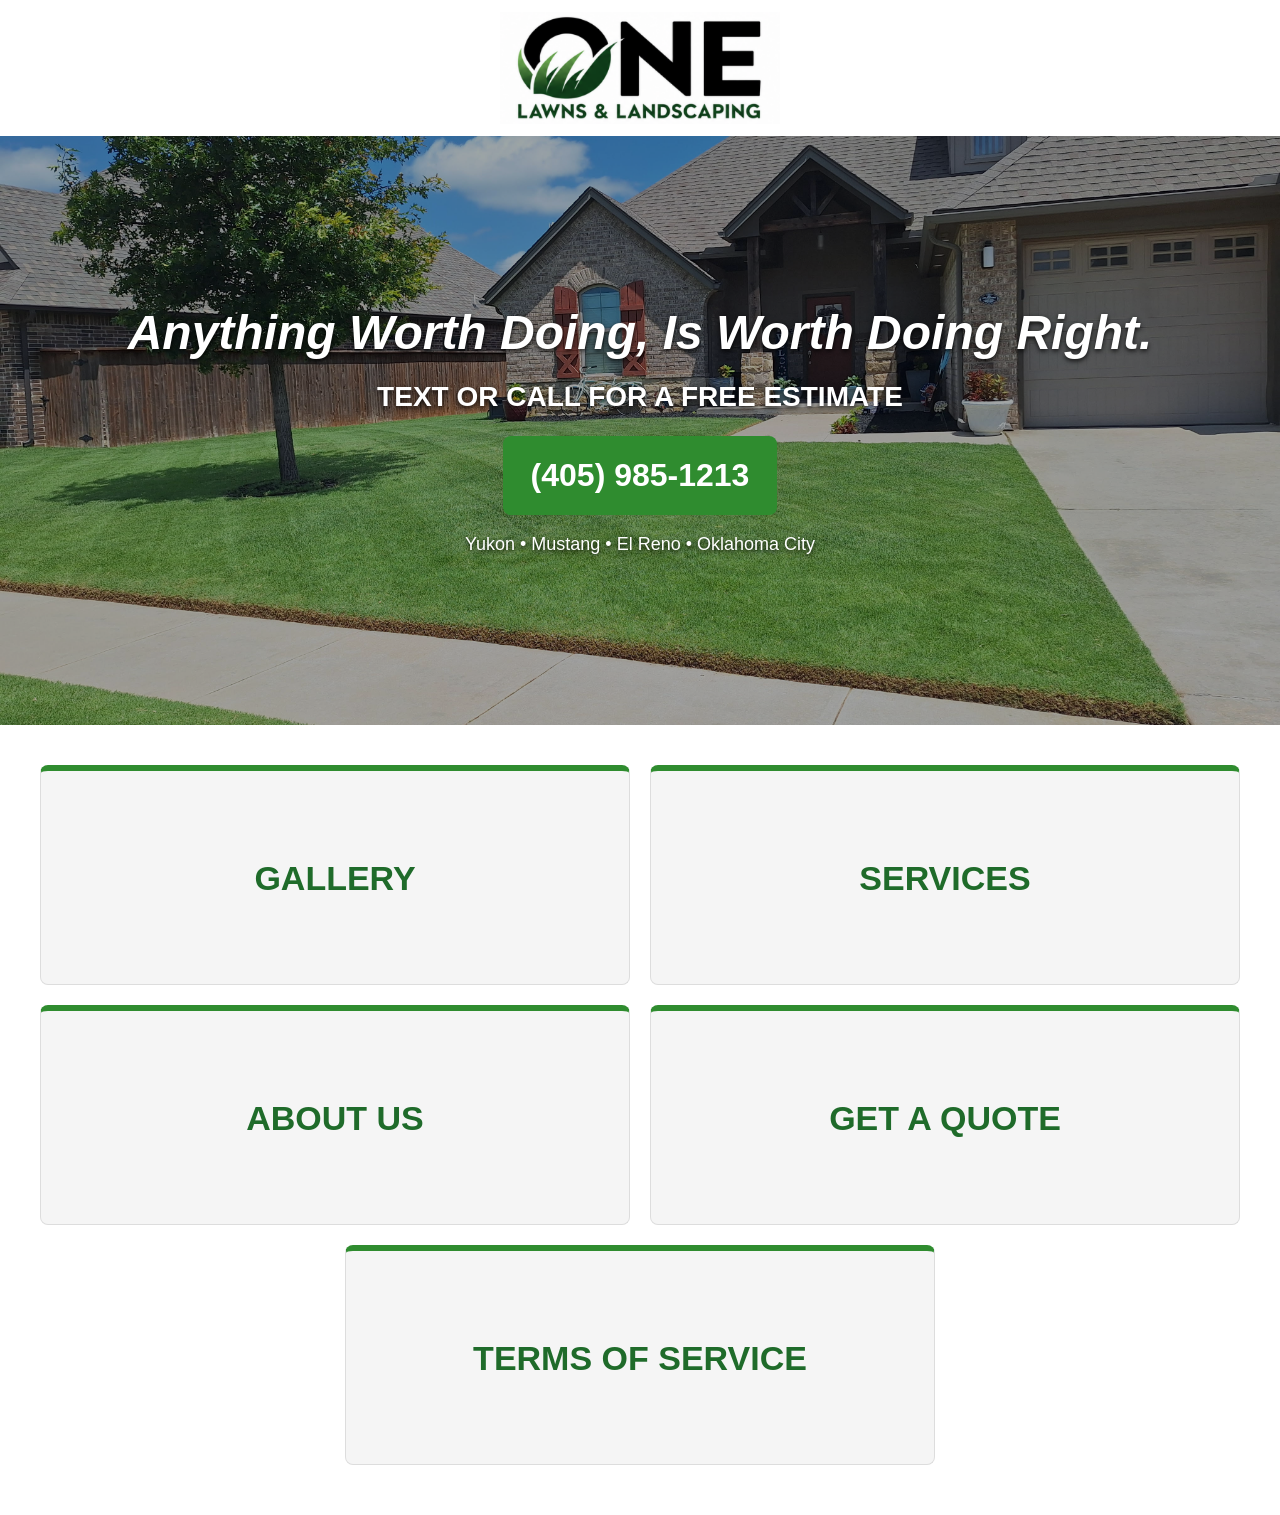
<file: index.html>
<!DOCTYPE html>
<html lang="en">
<head>
    <meta charset="UTF-8">
    <meta name="viewport" content="width=device-width, initial-scale=1.0">
    <title>ONE Lawns & Landscaping</title>
    <meta name="description" content="Professional lawn care and landscaping in Yukon, Mustang, El Reno, and Oklahoma City, Oklahoma.">
    <meta name="theme-color" content="#2f8c2f">

    <link rel="stylesheet" href="style.css?v=3">
</head>
<body>

<header class="site-header">
    <a href="index.html" class="header-logo-link">
        <img src="logo.png" alt="ONE Lawns & Landscaping" class="logo">
    </a>
</header>

<section class="hero">
    <img
        src="hero.jpg"
        alt="Residential lawn maintained by ONE Lawns & Landscaping"
        class="hero-image"
    >

    <div class="hero-shade"></div>

    <div class="hero-overlay">
        <h1>Anything Worth Doing, Is Worth Doing Right.</h1>
        <h2>TEXT OR CALL FOR A FREE ESTIMATE</h2>
        <a href="tel:+14059851213" class="phone">(405) 985-1213</a>
        <p class="service-area">Yukon • Mustang • El Reno • Oklahoma City</p>
    </div>
</section>

<main>
    <section class="navigation-section">
        <div class="navigation-cards">

            <a href="gallery.html" class="navigation-card">
                <span class="card-title">GALLERY</span>
            </a>

            <a href="services.html" class="navigation-card">
                <span class="card-title">SERVICES</span>
            </a>

            <a href="about.html" class="navigation-card">
                <span class="card-title">ABOUT US</span>
            </a>

            <a href="quote.html" class="navigation-card">
                <span class="card-title">GET A QUOTE</span>
            </a>

            <a href="terms.html" class="navigation-card terms-card">
                <span class="card-title">TERMS OF SERVICE</span>
            </a>

        </div>
    </section>
</main>

</body>
</html>
</file>
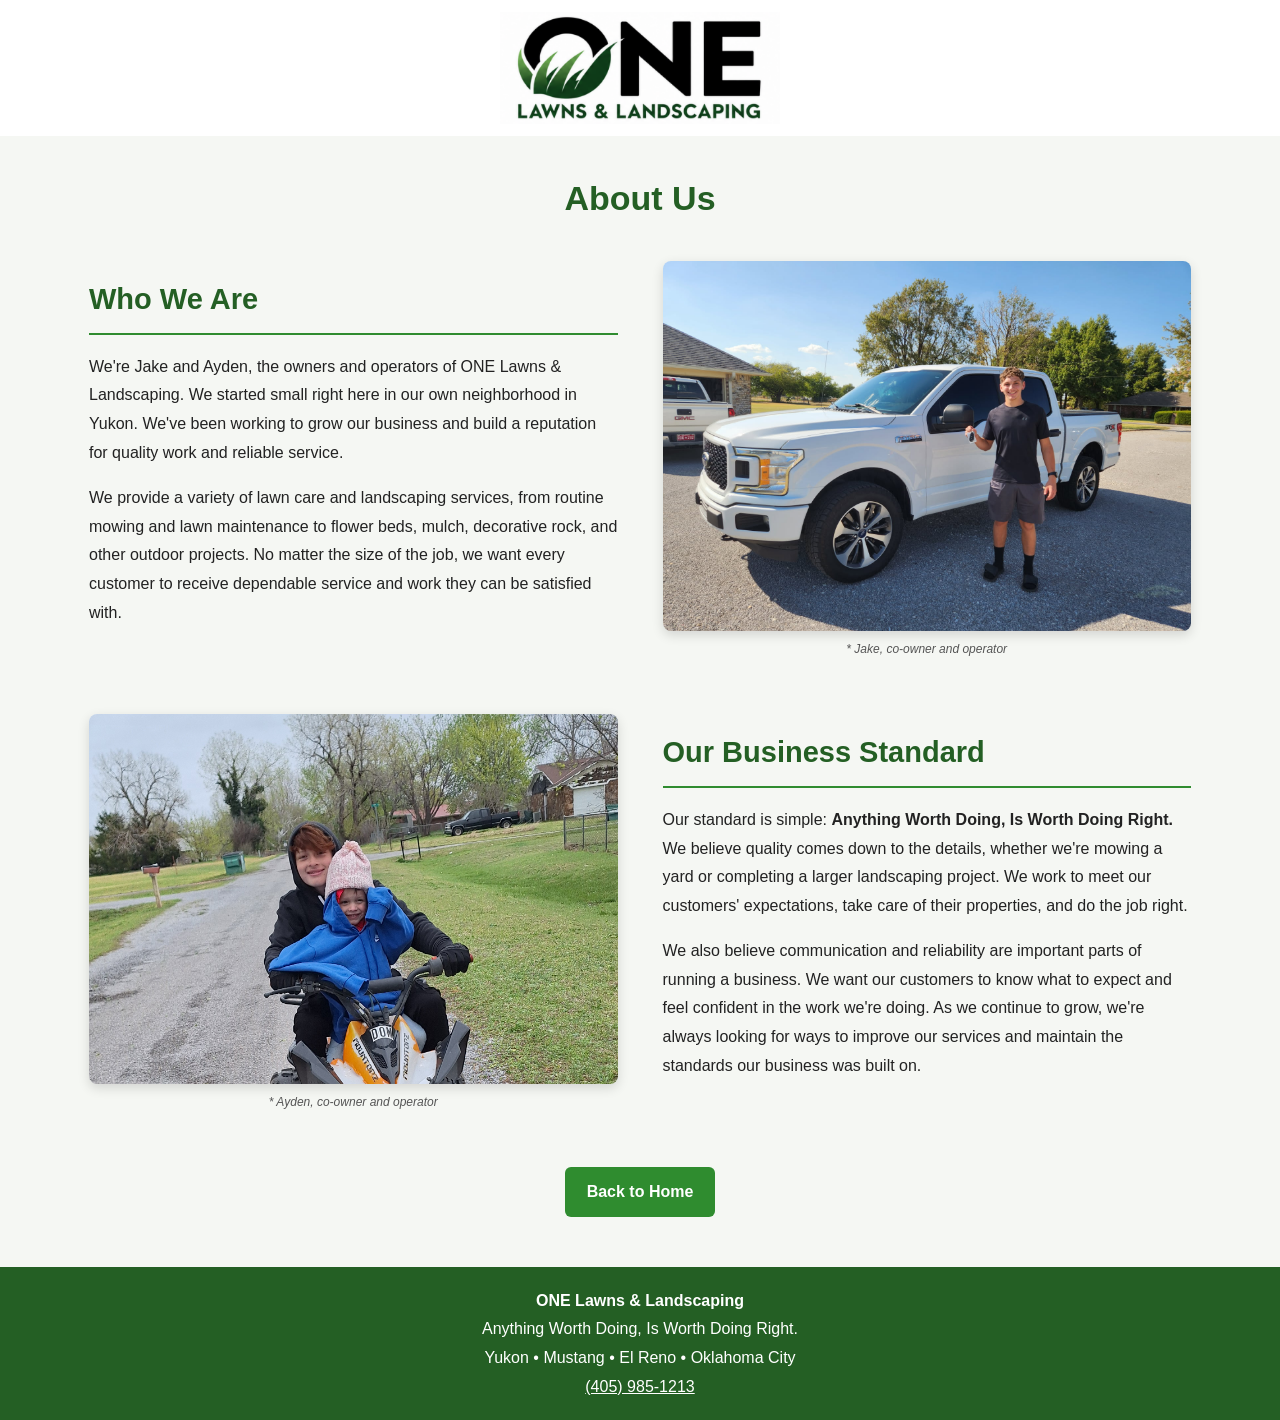
<file: about.html>
<!DOCTYPE html>
<html lang="en">
<head>
    <meta charset="UTF-8">
    <meta name="viewport" content="width=device-width, initial-scale=1.0">

    <title>About Us | ONE Lawns &amp; Landscaping</title>

    <link rel="stylesheet" href="style.css?v=3">

    <style>
        * {
            box-sizing: border-box;
        }

        html {
            min-height: 100%;
            background: #245f24;
        }

        body {
            min-height: 100vh;
            min-height: 100dvh;
            margin: 0;
            display: flex;
            flex-direction: column;
            font-family: Arial, Helvetica, sans-serif;
            color: #222;
            background: #f5f7f3;
        }

        main {
            width: 100%;
            max-width: 1150px;
            margin: 0 auto;
            padding: 35px 24px 50px;
            flex: 1 0 auto;
        }

        .about-title {
            color: #245f24;
            text-align: center;
            font-size: 34px;
            margin: 0 0 35px;
        }

        .about-section {
            display: grid;
            grid-template-columns: 1fr 1fr;
            align-items: center;
            gap: 45px;
            margin-bottom: 55px;
        }

        .about-section:last-child {
            margin-bottom: 0;
        }

        .about-text h2 {
            color: #245f24;
            font-size: 29px;
            margin: 0 0 18px;
            padding-bottom: 10px;
            border-bottom: 2px solid #2f8c2f;
        }

        .about-text p {
            font-size: 16px;
            line-height: 1.8;
            margin: 0 0 16px;
        }

        .about-photo {
            width: 100%;
            margin: 0;
            text-align: center;
        }

        .about-photo img {
            display: block;
            width: 100%;
            height: 370px;
            object-fit: cover;
            object-position: center center;
            border-radius: 8px;
            box-shadow: 0 4px 12px rgba(0, 0, 0, 0.14);
        }

        /* Adjust Ayden's photo independently */
        .about-photo img.ayden-photo {
            object-position: center 20% !important;
        }

        .photo-caption {
            margin: 9px 0 0;
            color: #555;
            font-size: 12px;
            font-style: italic;
        }

        .page-back {
            display: block;
            width: fit-content;
            margin: 40px auto 0;
            padding: 12px 22px;
            border-radius: 6px;
            background: #2f8c2f;
            color: #fff;
            font-weight: bold;
            text-decoration: none;
            text-align: center;
        }

        .page-back:hover {
            background: #1f6b2a;
        }

        footer {
            flex-shrink: 0;
            width: 100%;
            margin-top: auto;
            padding: 18px 15px;
            background: #245f24;
            color: #fff;
            text-align: center;
            line-height: 1.6;
        }

        footer p {
            margin: 3px 0;
        }

        footer a,
        footer a:visited {
            color: #fff;
            text-decoration: underline;
        }

        @media (max-width: 750px) {
            main {
                padding: 25px 18px 35px;
            }

            .about-title {
                font-size: 29px;
                margin-bottom: 28px;
            }

            .about-section {
                grid-template-columns: 1fr;
                gap: 22px;
                margin-bottom: 45px;
            }

            .about-text h2 {
                font-size: 25px;
            }

            .about-photo img {
                height: auto;
                max-height: 420px;
                aspect-ratio: 4 / 3;
            }

            .about-section .about-photo {
                grid-row: auto;
            }
        }
    </style>
</head>

<body>

    <header class="site-header">
        <a href="index.html" class="header-logo-link">
            <img src="logo.png"
                 alt="ONE Lawns &amp; Landscaping"
                 class="logo">
        </a>
    </header>

    <main>

        <h1 class="about-title">About Us</h1>

        <section class="about-section">

            <div class="about-text">
                <h2>Who We Are</h2>

                <p>
                    We're Jake and Ayden, the owners and operators of ONE
                    Lawns &amp; Landscaping. We started small right here in
                    our own neighborhood in Yukon. We've been working to
                    grow our business and build a reputation for quality
                    work and reliable service.
                </p>

                <p>
                    We provide a variety of lawn care and landscaping
                    services, from routine mowing and lawn maintenance
                    to flower beds, mulch, decorative rock, and other
                    outdoor projects. No matter the size of the job,
                    we want every customer to receive dependable service
                    and work they can be satisfied with.
                </p>
            </div>

            <figure class="about-photo">
                <img src="Jake.jpg"
                     alt="Jake, co-owner of ONE Lawns &amp; Landscaping">

                <figcaption class="photo-caption">
                    * Jake, co-owner and operator
                </figcaption>
            </figure>

        </section>

        <section class="about-section">

            <figure class="about-photo">
                <img src="Ayden.jpg"
                     alt="Ayden, co-owner of ONE Lawns &amp; Landscaping"
                     class="ayden-photo">

                <figcaption class="photo-caption">
                    * Ayden, co-owner and operator
                </figcaption>
            </figure>

            <div class="about-text">
                <h2>Our Business Standard</h2>

                <p>
                    Our standard is simple:
                    <strong>Anything Worth Doing, Is Worth Doing Right.</strong>
                    We believe quality comes down to the details, whether
                    we're mowing a yard or completing a larger landscaping
                    project. We work to meet our customers' expectations,
                    take care of their properties, and do the job right.
                </p>

                <p>
                    We also believe communication and reliability are
                    important parts of running a business. We want our
                    customers to know what to expect and feel confident
                    in the work we're doing. As we continue to grow,
                    we're always looking for ways to improve our services
                    and maintain the standards our business was built on.
                </p>
            </div>

        </section>

        <a href="index.html" class="page-back">Back to Home</a>

    </main>

    <footer>
        <p><strong>ONE Lawns &amp; Landscaping</strong></p>
        <p>Anything Worth Doing, Is Worth Doing Right.</p>
        <p>Yukon • Mustang • El Reno • Oklahoma City</p>
        <p>
            <a href="tel:+14059851213">(405) 985-1213</a>
        </p>
    </footer>

</body>
</html>
</file>
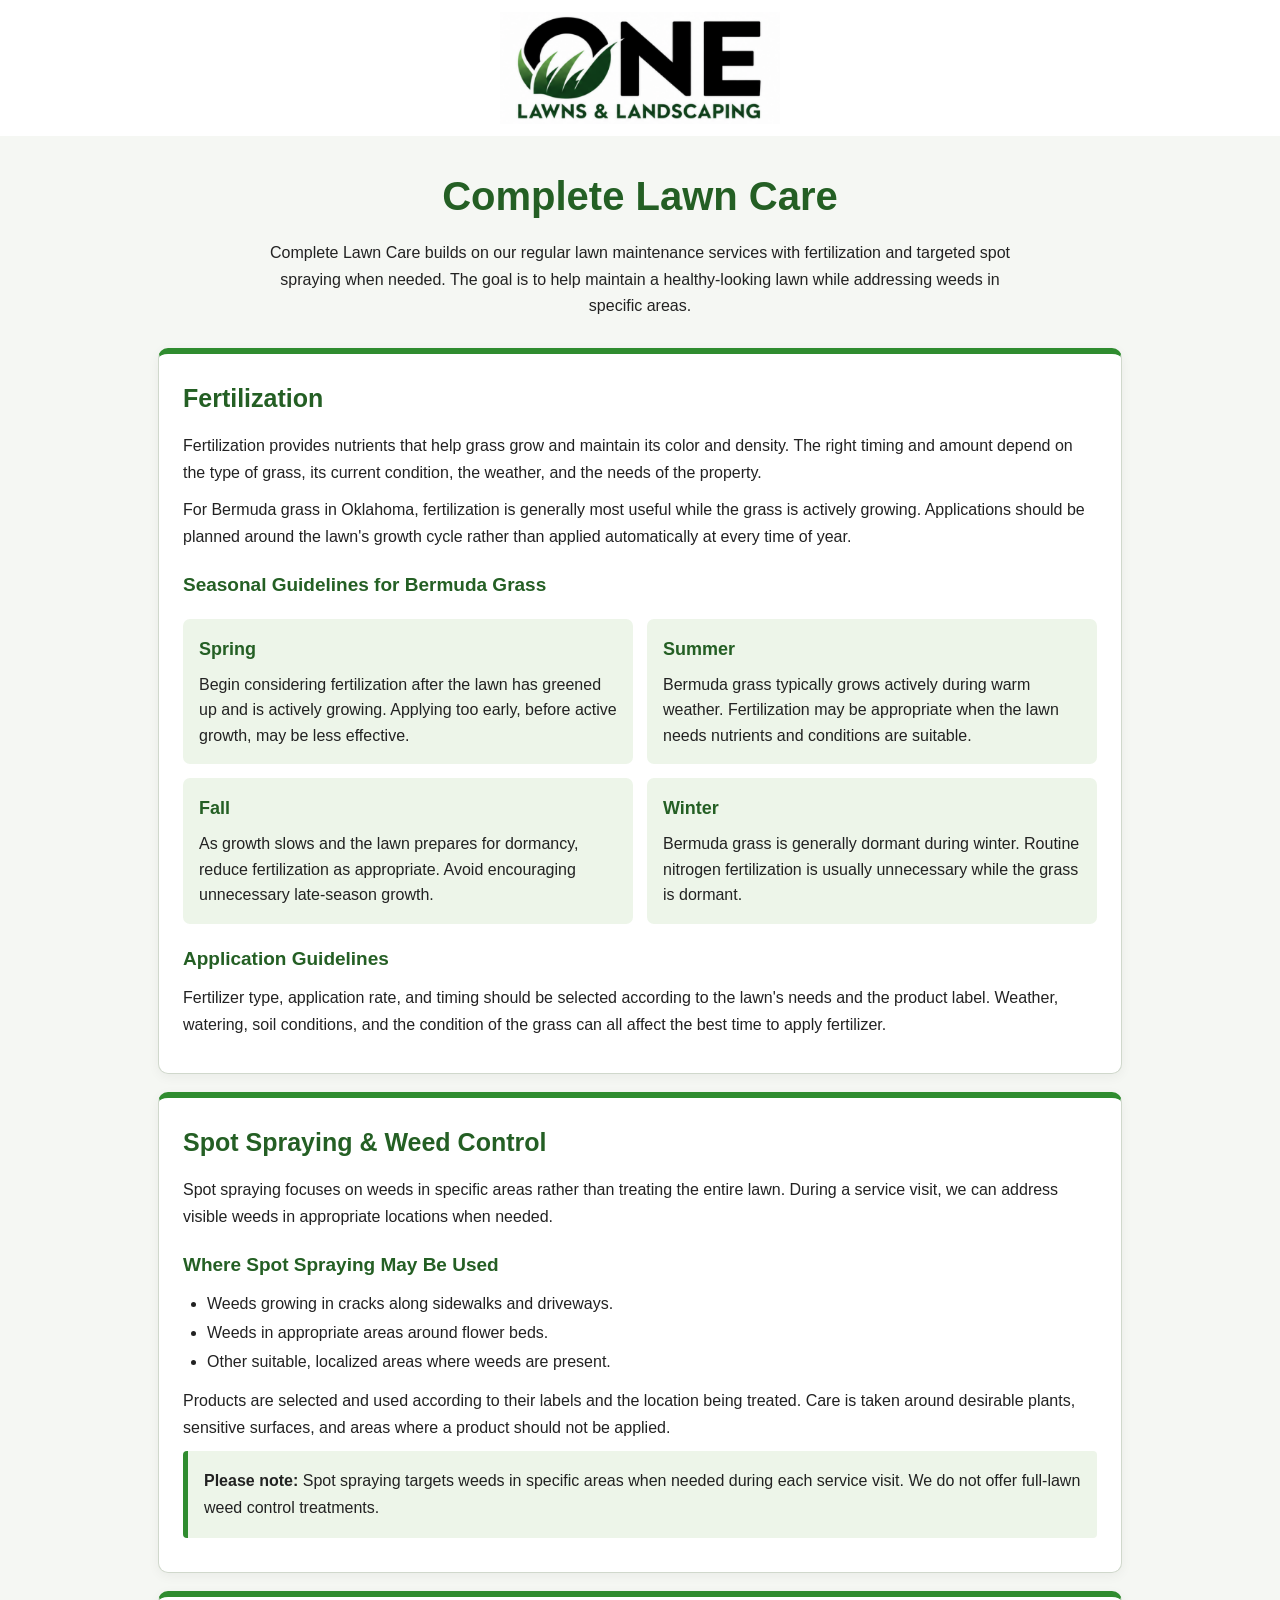
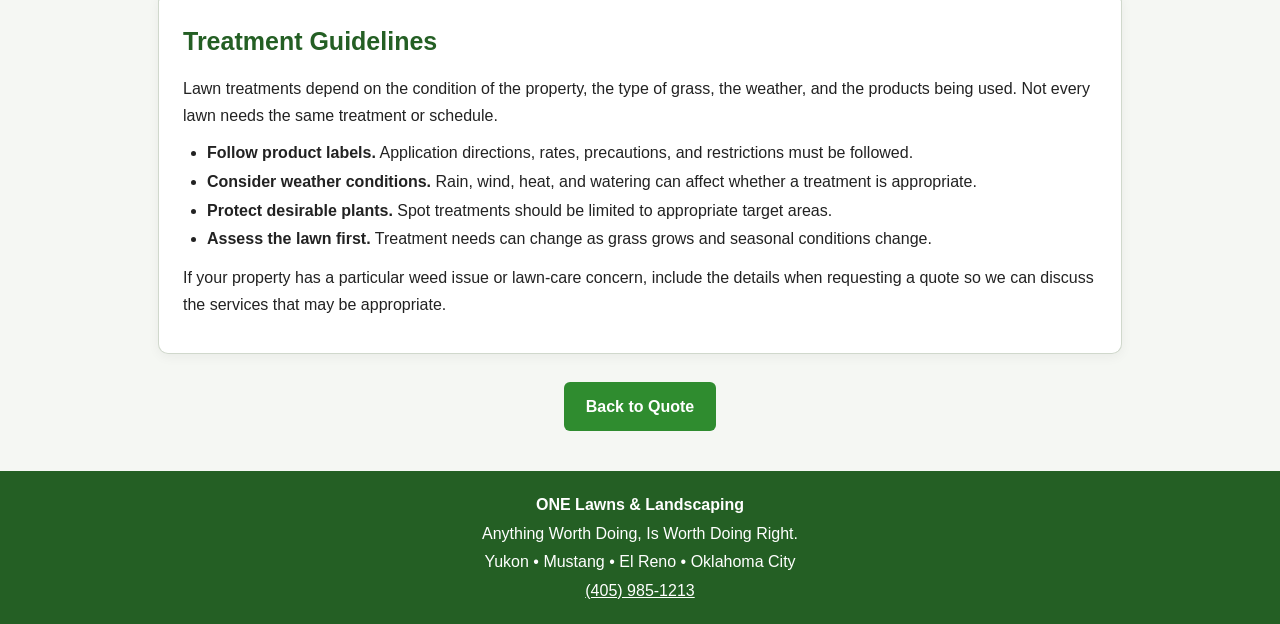
<file: complete-lawn-care.html>
<!DOCTYPE html>
<html lang="en">
<head>
    <meta charset="UTF-8">
    <meta name="viewport" content="width=device-width, initial-scale=1.0">
    <title>Complete Lawn Care | ONE Lawns & Landscaping</title>
    <meta name="description" content="Learn about fertilization, spot spraying, weed control, and treatment guidelines from ONE Lawns & Landscaping in Yukon, Oklahoma.">
    <meta name="theme-color" content="#2f8c2f">

    <link rel="stylesheet" href="style.css?v=3">

    <style>
        * {
            box-sizing: border-box;
        }

        html {
            min-height: 100%;
            background: #245f24;
        }

        body {
            min-height: 100vh;
            min-height: 100dvh;
            margin: 0;
            display: flex;
            flex-direction: column;
            font-family: Arial, Helvetica, sans-serif;
            color: #222;
            background: #f5f7f3;
        }

        main {
            width: 100%;
            max-width: 1000px;
            margin: 0 auto;
            padding: 28px 18px 40px;
            flex: 1 0 auto;
        }

        .page-heading {
            margin: 0 0 12px;
            color: #245f24;
            text-align: center;
            font-size: clamp(28px, 5vw, 40px);
        }

        .page-intro {
            max-width: 760px;
            margin: 0 auto 28px;
            text-align: center;
            line-height: 1.65;
        }

        .info-card {
            margin: 18px 0;
            padding: 24px;
            border: 1px solid #d0d8cc;
            border-top: 6px solid #2f8c2f;
            border-radius: 10px;
            background: #fff;
            box-shadow: 0 3px 12px rgba(0, 0, 0, 0.05);
        }

        .info-card h2 {
            margin: 0 0 14px;
            color: #245f24;
            font-size: 25px;
        }

        .info-card h3 {
            margin: 20px 0 8px;
            color: #245f24;
            font-size: 19px;
        }

        .info-card p {
            margin: 10px 0;
            line-height: 1.7;
        }

        .info-card ul {
            margin: 10px 0 0;
            padding-left: 24px;
            line-height: 1.8;
        }

        .season-list {
            display: grid;
            grid-template-columns: repeat(2, minmax(0, 1fr));
            gap: 14px;
            margin-top: 18px;
        }

        .season-item {
            padding: 16px;
            border-radius: 7px;
            background: #edf5e9;
        }

        .season-item h3 {
            margin: 0 0 8px;
            color: #245f24;
            font-size: 18px;
        }

        .season-item p {
            margin: 0;
            line-height: 1.6;
        }

        .important-note {
            padding: 16px;
            border-left: 5px solid #2f8c2f;
            border-radius: 4px;
            background: #edf5e9;
            line-height: 1.65;
        }

        .bottom-navigation {
            display: flex;
            justify-content: center;
            margin-top: 28px;
        }

        .back-button {
            display: inline-block;
            padding: 12px 22px;
            border-radius: 6px;
            background: #2f8c2f;
            color: #fff;
            font-weight: bold;
            text-align: center;
            text-decoration: none;
        }

        .back-button:hover {
            background: #246f24;
        }

        .back-button:focus-visible {
            outline: 3px solid #1d5eaf;
            outline-offset: 3px;
        }

        footer {
            flex-shrink: 0;
            width: 100%;
            margin-top: auto;
            padding: 18px 15px;
            background: #245f24;
            color: #fff;
            text-align: center;
            line-height: 1.6;
        }

        footer p {
            margin: 3px 0;
        }

        footer a {
            color: #fff;
        }

        @media (max-width: 650px) {
            .info-card {
                padding: 19px;
            }

            .season-list {
                grid-template-columns: 1fr;
            }
        }
    </style>
</head>

<body>

<header class="site-header">
    <a href="index.html" class="header-logo-link">
        <img src="logo.png" alt="ONE Lawns & Landscaping" class="logo">
    </a>
</header>

<main>
    <h1 class="page-heading">Complete Lawn Care</h1>

    <p class="page-intro">
        Complete Lawn Care builds on our regular lawn maintenance services with
        fertilization and targeted spot spraying when needed. The goal is to help
        maintain a healthy-looking lawn while addressing weeds in specific areas.
    </p>

    <section class="info-card">
        <h2>Fertilization</h2>

        <p>
            Fertilization provides nutrients that help grass grow and maintain
            its color and density. The right timing and amount depend on the type
            of grass, its current condition, the weather, and the needs of the property.
        </p>

        <p>
            For Bermuda grass in Oklahoma, fertilization is generally most useful
            while the grass is actively growing. Applications should be planned
            around the lawn's growth cycle rather than applied automatically at
            every time of year.
        </p>

        <h3>Seasonal Guidelines for Bermuda Grass</h3>

        <div class="season-list">
            <div class="season-item">
                <h3>Spring</h3>
                <p>
                    Begin considering fertilization after the lawn has greened up
                    and is actively growing. Applying too early, before active
                    growth, may be less effective.
                </p>
            </div>

            <div class="season-item">
                <h3>Summer</h3>
                <p>
                    Bermuda grass typically grows actively during warm weather.
                    Fertilization may be appropriate when the lawn needs nutrients
                    and conditions are suitable.
                </p>
            </div>

            <div class="season-item">
                <h3>Fall</h3>
                <p>
                    As growth slows and the lawn prepares for dormancy, reduce
                    fertilization as appropriate. Avoid encouraging unnecessary
                    late-season growth.
                </p>
            </div>

            <div class="season-item">
                <h3>Winter</h3>
                <p>
                    Bermuda grass is generally dormant during winter. Routine
                    nitrogen fertilization is usually unnecessary while the grass
                    is dormant.
                </p>
            </div>
        </div>

        <h3>Application Guidelines</h3>

        <p>
            Fertilizer type, application rate, and timing should be selected
            according to the lawn's needs and the product label. Weather,
            watering, soil conditions, and the condition of the grass can all
            affect the best time to apply fertilizer.
        </p>
    </section>

    <section class="info-card">
        <h2>Spot Spraying & Weed Control</h2>

        <p>
            Spot spraying focuses on weeds in specific areas rather than treating
            the entire lawn. During a service visit, we can address visible weeds
            in appropriate locations when needed.
        </p>

        <h3>Where Spot Spraying May Be Used</h3>

        <ul>
            <li>Weeds growing in cracks along sidewalks and driveways.</li>
            <li>Weeds in appropriate areas around flower beds.</li>
            <li>Other suitable, localized areas where weeds are present.</li>
        </ul>

        <p>
            Products are selected and used according to their labels and the
            location being treated. Care is taken around desirable plants,
            sensitive surfaces, and areas where a product should not be applied.
        </p>

        <p class="important-note">
            <strong>Please note:</strong> Spot spraying targets weeds in specific
            areas when needed during each service visit. We do not offer full-lawn
            weed control treatments.
        </p>
    </section>

    <section class="info-card">
        <h2>Treatment Guidelines</h2>

        <p>
            Lawn treatments depend on the condition of the property, the type of
            grass, the weather, and the products being used. Not every lawn needs
            the same treatment or schedule.
        </p>

        <ul>
            <li>
                <strong>Follow product labels.</strong> Application directions,
                rates, precautions, and restrictions must be followed.
            </li>
            <li>
                <strong>Consider weather conditions.</strong> Rain, wind, heat,
                and watering can affect whether a treatment is appropriate.
            </li>
            <li>
                <strong>Protect desirable plants.</strong> Spot treatments should
                be limited to appropriate target areas.
            </li>
            <li>
                <strong>Assess the lawn first.</strong> Treatment needs can change
                as grass grows and seasonal conditions change.
            </li>
        </ul>

        <p>
            If your property has a particular weed issue or lawn-care concern,
            include the details when requesting a quote so we can discuss the
            services that may be appropriate.
        </p>
    </section>

    <div class="bottom-navigation">
        <a class="back-button" href="quote.html">Back to Quote</a>
    </div>
</main>

<footer>
    <p><strong>ONE Lawns & Landscaping</strong></p>
    <p>Anything Worth Doing, Is Worth Doing Right.</p>
    <p>Yukon • Mustang • El Reno • Oklahoma City</p>
    <p><a href="tel:+14059851213">(405) 985-1213</a></p>
</footer>

</body>
</html>
</file>
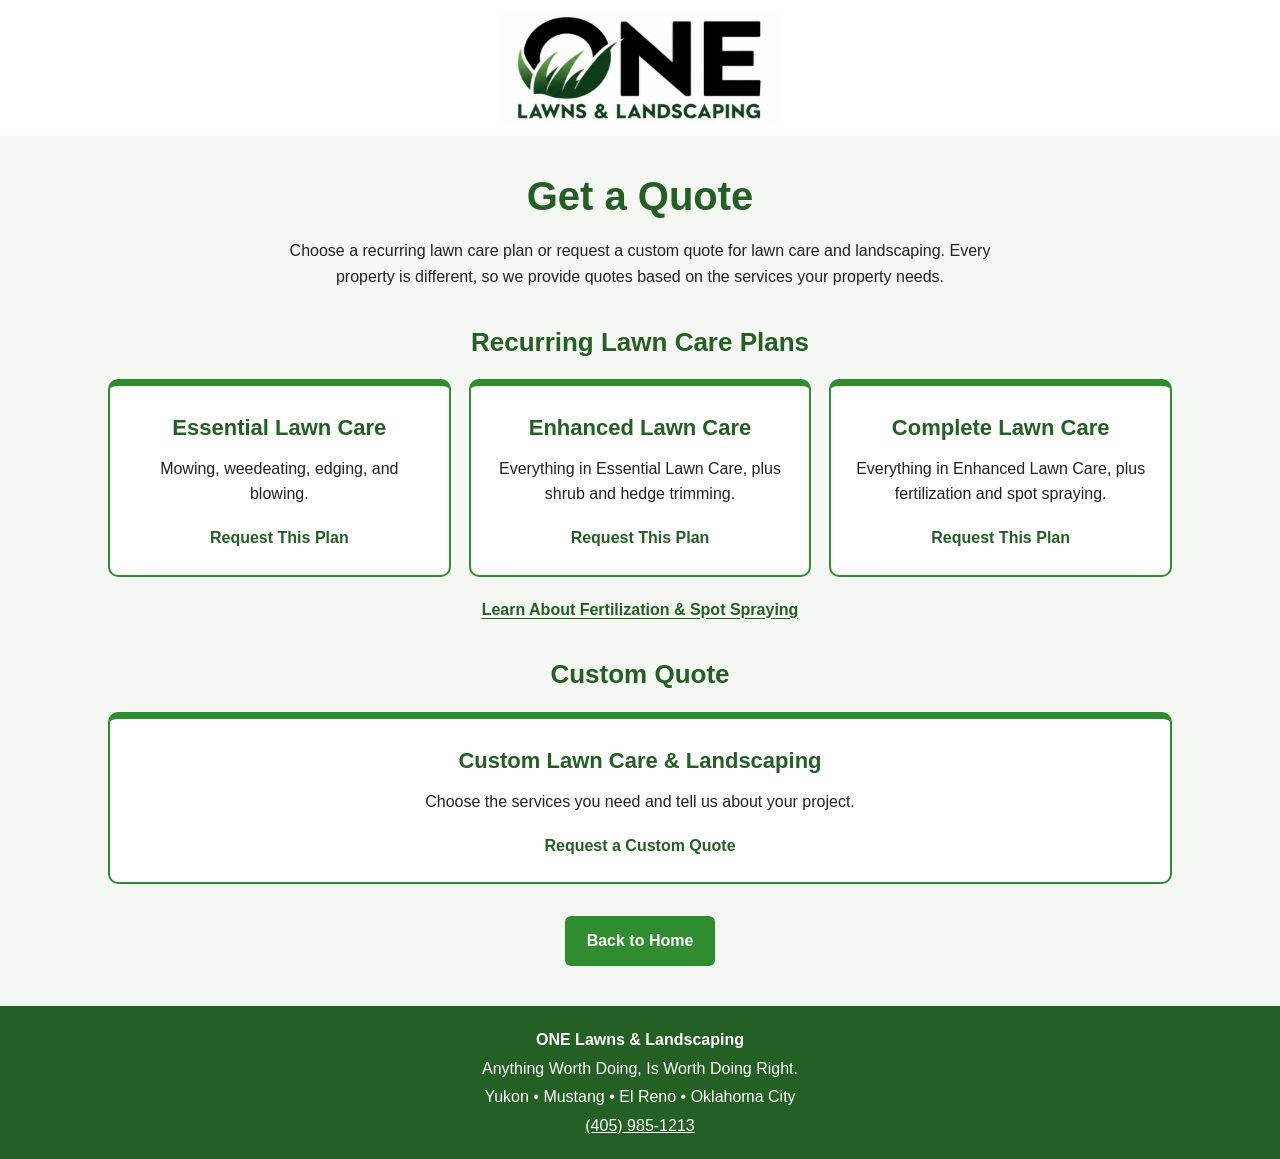
<file: quote.html>
<!DOCTYPE html>
<html lang="en">
<head>
    <meta charset="UTF-8">
    <meta name="viewport" content="width=device-width, initial-scale=1.0">
    <title>Get a Quote | ONE Lawns & Landscaping</title>
    <meta name="description" content="Request a lawn care or landscaping quote from ONE Lawns & Landscaping in Yukon, Mustang, El Reno, and Oklahoma City, Oklahoma.">
    <meta name="theme-color" content="#2f8c2f">

    <link rel="stylesheet" href="style.css?v=3">

    <style>
        * {
            box-sizing: border-box;
        }

        html {
            min-height: 100%;
            background: #245f24;
        }

        body {
            min-height: 100vh;
            min-height: 100dvh;
            margin: 0;
            display: flex;
            flex-direction: column;
            font-family: Arial, Helvetica, sans-serif;
            color: #222;
            background: #f5f7f3;
        }

        main {
            width: 100%;
            max-width: 1100px;
            margin: 0 auto;
            padding: 28px 18px 40px;
            flex: 1 0 auto;
        }

        .page-heading {
            text-align: center;
            margin: 0 0 10px;
            color: #245f24;
            font-size: clamp(28px, 5vw, 40px);
        }

        .page-intro {
            max-width: 760px;
            margin: 0 auto 28px;
            text-align: center;
            line-height: 1.6;
        }

        .section-heading {
            margin: 32px 0 16px;
            color: #245f24;
            text-align: center;
            font-size: 26px;
        }

        .plan-grid {
            display: grid;
            grid-template-columns: repeat(3, minmax(0, 1fr));
            gap: 18px;
            align-items: stretch;
        }

        .plan-card,
        .custom-card {
            width: 100%;
            padding: 24px 20px;
            border: 2px solid #2f8c2f;
            border-top: 7px solid #2f8c2f;
            border-radius: 10px;
            background: #fff;
            color: #222;
            text-align: center;
            cursor: pointer;
            font: inherit;
            transition: transform 0.15s ease, box-shadow 0.15s ease;
        }

        .plan-card:hover,
        .custom-card:hover {
            transform: translateY(-3px);
            box-shadow: 0 5px 14px rgba(0, 0, 0, 0.12);
        }

        .plan-card:focus-visible,
        .custom-card:focus-visible,
        button:focus-visible,
        a:focus-visible {
            outline: 3px solid #1d5eaf;
            outline-offset: 3px;
        }

        .plan-card h3,
        .custom-card h3 {
            margin: 0 0 12px;
            color: #245f24;
            font-size: 22px;
        }

        .plan-card p,
        .custom-card p {
            margin: 0;
            line-height: 1.55;
        }

        .plan-card .select-hint,
        .custom-card .select-hint {
            display: block;
            margin-top: 18px;
            color: #245f24;
            font-weight: bold;
        }

        .treatment-info {
            margin: 20px auto 30px;
            text-align: center;
            line-height: 1.6;
        }

        .treatment-info p {
            margin: 0 0 5px;
        }

        .treatment-link {
            display: inline-block;
            color: #245f24;
            font-weight: bold;
            text-decoration: underline;
            text-underline-offset: 3px;
        }

        .treatment-link:hover {
            color: #2f8c2f;
        }

        .form-panel {
            display: none;
            margin-top: 28px;
            padding: 24px;
            border: 1px solid #d0d8cc;
            border-radius: 10px;
            background: #fff;
            box-shadow: 0 3px 12px rgba(0, 0, 0, 0.06);
        }

        .form-panel.active {
            display: block;
        }

        .form-panel h2 {
            margin: 0 0 10px;
            color: #245f24;
            text-align: center;
        }

        .form-description {
            margin: 0 auto 22px;
            max-width: 720px;
            text-align: center;
            line-height: 1.55;
        }

        .selected-plan {
            margin: 0 0 20px;
            padding: 12px;
            border-radius: 6px;
            background: #edf5e9;
            color: #245f24;
            text-align: center;
            font-weight: bold;
        }

        .form-grid {
            display: grid;
            grid-template-columns: repeat(2, minmax(0, 1fr));
            gap: 18px;
        }

        .field {
            display: flex;
            flex-direction: column;
            gap: 7px;
            min-width: 0;
        }

        .field.full-width {
            grid-column: 1 / -1;
        }

        .field label,
        fieldset legend {
            font-weight: bold;
        }

        .field input,
        .field select,
        .field textarea {
            width: 100%;
            min-height: 44px;
            padding: 10px 12px;
            border: 1px solid #aeb8aa;
            border-radius: 5px;
            background: #fff;
            color: #222;
            font: inherit;
        }

        .field textarea {
            min-height: 110px;
            resize: vertical;
        }

        .field input:focus,
        .field select:focus,
        .field textarea:focus {
            outline: 2px solid #2f8c2f;
            outline-offset: 1px;
        }

        .field small {
            color: #555;
            line-height: 1.4;
        }

        fieldset {
            min-width: 0;
            margin: 0;
            padding: 14px;
            border: 1px solid #cbd3c7;
            border-radius: 6px;
        }

        .radio-options,
        .checkbox-grid {
            display: grid;
            grid-template-columns: repeat(2, minmax(0, 1fr));
            gap: 12px;
            margin-top: 12px;
        }

        .radio-options label,
        .checkbox-option {
            display: flex;
            align-items: flex-start;
            gap: 9px;
            line-height: 1.4;
            font-weight: normal;
            cursor: pointer;
        }

        .radio-options input,
        .checkbox-option input {
            width: 18px;
            height: 18px;
            margin: 2px 0 0;
            flex: 0 0 auto;
            accent-color: #2f8c2f;
        }

        .form-actions {
            display: flex;
            justify-content: center;
            flex-wrap: wrap;
            gap: 12px;
            margin-top: 22px;
        }

        .primary-button,
        .secondary-button,
        .back-button {
            display: inline-block;
            padding: 12px 22px;
            border: 0;
            border-radius: 6px;
            font: inherit;
            font-weight: bold;
            text-align: center;
            text-decoration: none;
            cursor: pointer;
        }

        .primary-button,
        .back-button {
            background: #2f8c2f;
            color: #fff;
        }

        .primary-button:hover,
        .back-button:hover {
            background: #246f24;
        }

        .secondary-button {
            background: #e5e9e2;
            color: #222;
        }

        .secondary-button:hover {
            background: #d5ddd1;
        }

        .form-note {
            margin: 12px auto 0;
            color: #555;
            font-size: 13px;
            line-height: 1.5;
            text-align: center;
        }

        .category-select {
            margin-bottom: 20px;
        }

        .service-category {
            display: none;
            margin-top: 18px;
        }

        .service-category.active {
            display: block;
        }

        .custom-other {
            margin-top: 18px;
        }

        .bottom-navigation {
            display: flex;
            justify-content: center;
            margin-top: 32px;
        }

        footer {
            flex-shrink: 0;
            width: 100%;
            margin-top: auto;
            padding: 18px 15px;
            background: #245f24;
            color: #fff;
            text-align: center;
            line-height: 1.6;
        }

        footer p {
            margin: 3px 0;
        }

        footer a {
            color: #fff;
        }

        @media (max-width: 760px) {
            .plan-grid {
                grid-template-columns: 1fr;
            }

            .plan-card,
            .custom-card {
                padding: 22px 18px;
            }

            .form-grid {
                grid-template-columns: 1fr;
            }

            .field.full-width {
                grid-column: auto;
            }

            .radio-options,
            .checkbox-grid {
                grid-template-columns: 1fr;
            }

            .form-panel {
                padding: 18px;
            }
        }
    </style>
</head>

<body>

<header class="site-header">
    <a href="index.html" class="header-logo-link">
        <img src="logo.png" alt="ONE Lawns &amp; Landscaping" class="logo">
    </a>
</header>

<main>
    <h1 class="page-heading">Get a Quote</h1>

    <p class="page-intro">
        Choose a recurring lawn care plan or request a custom quote for lawn care
        and landscaping. Every property is different, so we provide quotes based
        on the services your property needs.
    </p>

    <h2 class="section-heading">Recurring Lawn Care Plans</h2>

    <section class="plan-grid" aria-label="Recurring lawn care plans">
        <button class="plan-card" type="button"
                data-plan="Essential Lawn Care"
                aria-controls="recurring-form" aria-expanded="false">
            <h3>Essential Lawn Care</h3>
            <p>Mowing, weedeating, edging, and blowing.</p>
            <span class="select-hint">Request This Plan</span>
        </button>

        <button class="plan-card" type="button"
                data-plan="Enhanced Lawn Care"
                aria-controls="recurring-form" aria-expanded="false">
            <h3>Enhanced Lawn Care</h3>
            <p>Everything in Essential Lawn Care, plus shrub and hedge trimming.</p>
            <span class="select-hint">Request This Plan</span>
        </button>

        <button class="plan-card" type="button"
                data-plan="Complete Lawn Care"
                aria-controls="recurring-form" aria-expanded="false">
            <h3>Complete Lawn Care</h3>
            <p>
                Everything in Enhanced Lawn Care, plus fertilization
                and spot spraying.
            </p>
            <span class="select-hint">Request This Plan</span>
        </button>
    </section>

    <div class="treatment-info">
        <a class="treatment-link" href="complete-lawn-care.html">
            Learn About Fertilization &amp; Spot Spraying
        </a>
    </div>

    <section class="form-panel" id="recurring-form" aria-live="polite">
        <h2>Recurring Lawn Care Request</h2>

        <p class="form-description">
            Fill out the information below to request your selected plan.
            We will review your request and follow up about your quote.
        </p>

        <p class="selected-plan" id="selected-plan">Selected plan: None</p>

        <form id="recurring-request-form">
            <input type="hidden" id="plan-name" name="plan" required>

            <div class="form-grid">
                <div class="field">
                    <label for="recurring-name">Your Name *</label>
                    <input id="recurring-name" name="name" type="text"
                           autocomplete="name" required>
                </div>

                <div class="field">
                    <label for="recurring-address">Property Address *</label>
                    <input id="recurring-address" name="address" type="text"
                           autocomplete="street-address" required>
                </div>

                <div class="field full-width">
                    <label for="recurring-contact">Other Contact Information (Optional)</label>
                    <input id="recurring-contact" name="contact" type="text"
                           placeholder="Email or another way to reach you">
                </div>

                <div class="field">
                    <label for="frequency">Service Frequency *</label>
                    <select id="frequency" name="frequency" required>
                        <option value="">Choose a frequency</option>
                        <option value="Weekly (every 7 days)">Weekly — every 7 days</option>
                        <option value="Biweekly (every 14 days)">Biweekly — every 14 days</option>
                        <option value="Custom interval">Custom interval</option>
                    </select>
                </div>

                <div class="field" id="custom-interval-field" hidden>
                    <label for="custom-interval">Custom Service Interval *</label>
                    <select id="custom-interval" name="customInterval">
                        <option value="">Choose number of days</option>
                        <option value="Every 3 days">Every 3 days</option>
                        <option value="Every 4 days">Every 4 days</option>
                        <option value="Every 5 days">Every 5 days</option>
                        <option value="Every 6 days">Every 6 days</option>
                        <option value="Every 8 days">Every 8 days</option>
                        <option value="Every 9 days">Every 9 days</option>
                        <option value="Every 10 days">Every 10 days</option>
                        <option value="Every 11 days">Every 11 days</option>
                        <option value="Every 12 days">Every 12 days</option>
                        <option value="Every 13 days">Every 13 days</option>
                    </select>
                    <small>Custom intervals are available from 3 to 13 days.</small>
                </div>

                <fieldset class="field full-width">
                    <legend>Preferred Payment Schedule *</legend>
                    <div class="radio-options">
                        <label>
                            <input type="radio" name="paymentSchedule"
                                   value="On the date each service is provided" required>
                            On the date each service is provided
                        </label>
                        <label>
                            <input type="radio" name="paymentSchedule"
                                   value="At the start of every month" required>
                            At the start of every month
                        </label>
                    </div>
                </fieldset>

                <div class="field full-width">
                    <label for="recurring-details">Additional Information (Optional)</label>
                    <textarea id="recurring-details" name="details"
                              placeholder="Anything else we should know about your property?"></textarea>
                </div>
            </div>

            <div class="form-actions">
                <button class="primary-button" type="submit">Text My Request</button>
                <button class="secondary-button" type="button" id="close-recurring">
                    Close Form
                </button>
            </div>

            <p class="form-note">
                Your messaging app will open with your request prepared.
                Review it and press Send to submit it.
            </p>
            <p class="form-note">
                This feature works best on a mobile phone. Desktop computers may
                not support opening a text message automatically.
            </p>
        </form>
    </section>

    <h2 class="section-heading">Custom Quote</h2>

    <button class="custom-card" id="custom-card" type="button"
            aria-controls="custom-form" aria-expanded="false">
        <h3>Custom Lawn Care &amp; Landscaping</h3>
        <p>Choose the services you need and tell us about your project.</p>
        <span class="select-hint">Request a Custom Quote</span>
    </button>

    <section class="form-panel" id="custom-form" aria-live="polite">
        <h2>Custom Quote Request</h2>

        <p class="form-description">
            Select a service category, choose all services you are interested in,
            and provide your property information.
        </p>

        <form id="custom-request-form">
            <div class="field category-select">
                <label for="service-type">What type of service do you need? *</label>
                <select id="service-type" name="serviceType" required>
                    <option value="">Choose a category</option>
                    <option value="Lawn Care">Lawn Care</option>
                    <option value="Landscaping">Landscaping</option>
                </select>
            </div>

            <fieldset class="service-category" id="lawn-care-options">
                <legend>Lawn Care Services</legend>
                <div class="checkbox-grid">
                    <label class="checkbox-option"><input type="checkbox" name="services" value="Mowing"> Mowing</label>
                    <label class="checkbox-option"><input type="checkbox" name="services" value="Weedeating"> Weedeating</label>
                    <label class="checkbox-option"><input type="checkbox" name="services" value="Edging"> Edging</label>
                    <label class="checkbox-option"><input type="checkbox" name="services" value="Blowing"> Blowing</label>
                    <label class="checkbox-option"><input type="checkbox" name="services" value="Fertilization"> Fertilization</label>
                    <label class="checkbox-option"><input type="checkbox" name="services" value="Spot Spraying & Weed Control"> Spot Spraying &amp; Weed Control</label>
                    <label class="checkbox-option"><input type="checkbox" name="services" value="Shrub & Hedge Trimming"> Shrub &amp; Hedge Trimming</label>
                    <label class="checkbox-option"><input type="checkbox" name="services" value="Other Lawn Care"> Other Lawn Care</label>
                </div>
            </fieldset>

            <fieldset class="service-category" id="landscaping-options">
                <legend>Landscaping Services</legend>
                <div class="checkbox-grid">
                    <label class="checkbox-option"><input type="checkbox" name="services" value="Flower Bed Installation"> Flower Bed Installation</label>
                    <label class="checkbox-option"><input type="checkbox" name="services" value="Plant Installation"> Plant Installation</label>
                    <label class="checkbox-option"><input type="checkbox" name="services" value="Mulch Installation"> Mulch Installation</label>
                    <label class="checkbox-option"><input type="checkbox" name="services" value="Decorative Rock Installation"> Decorative Rock Installation</label>
                    <label class="checkbox-option"><input type="checkbox" name="services" value="Sod Installation"> Sod Installation</label>
                    <label class="checkbox-option"><input type="checkbox" name="services" value="Leveling"> Leveling</label>
                    <label class="checkbox-option"><input type="checkbox" name="services" value="Bush & Brush Removal"> Bush &amp; Brush Removal</label>
                    <label class="checkbox-option"><input type="checkbox" name="services" value="Tree Trimming"> Tree Trimming</label>
                    <label class="checkbox-option"><input type="checkbox" name="services" value="Other Landscaping"> Other Landscaping</label>
                </div>
            </fieldset>

            <div class="form-grid" style="margin-top: 20px;">
                <div class="field">
                    <label for="custom-name">Your Name *</label>
                    <input id="custom-name" name="name" type="text"
                           autocomplete="name" required>
                </div>

                <div class="field">
                    <label for="custom-address">Property Address *</label>
                    <input id="custom-address" name="address" type="text"
                           autocomplete="street-address" required>
                </div>

                <div class="field full-width">
                    <label for="custom-contact">Other Contact Information (Optional)</label>
                    <input id="custom-contact" name="contact" type="text"
                           placeholder="Email or another way to reach you">
                </div>

                <div class="field full-width custom-other">
                    <label for="custom-details">Tell Us More (Optional)</label>
                    <textarea id="custom-details" name="details"
                              placeholder="Describe the work you would like done, including any services not listed above."></textarea>
                </div>
            </div>

            <div class="form-actions">
                <button class="primary-button" type="submit">Text My Request</button>
                <button class="secondary-button" type="button" id="close-custom">
                    Close Form
                </button>
            </div>

            <p class="form-note">
                Your messaging app will open with your request prepared.
                Review it and press Send to submit it.
            </p>
            <p class="form-note">
                This feature works best on a mobile phone. Desktop computers may
                not support opening a text message automatically.
            </p>
        </form>
    </section>

    <div class="bottom-navigation">
        <a class="back-button" href="index.html">Back to Home</a>
    </div>
</main>

<footer>
    <p><strong>ONE Lawns &amp; Landscaping</strong></p>
    <p>Anything Worth Doing, Is Worth Doing Right.</p>
    <p>Yukon • Mustang • El Reno • Oklahoma City</p>
    <p><a href="tel:+14059851213">(405) 985-1213</a></p>
</footer>

<script>
    const phoneNumber = "14059851213";

    const recurringFormPanel = document.getElementById("recurring-form");
    const customFormPanel = document.getElementById("custom-form");
    const planNameInput = document.getElementById("plan-name");
    const selectedPlanText = document.getElementById("selected-plan");
    const planCards = document.querySelectorAll(".plan-card");

    function closeRecurringForm() {
        recurringFormPanel.classList.remove("active");

        planCards.forEach(card =>
            card.setAttribute("aria-expanded", "false")
        );
    }

    function closeCustomForm() {
        customFormPanel.classList.remove("active");

        document.getElementById("custom-card")
            .setAttribute("aria-expanded", "false");
    }

    planCards.forEach(card => {
        card.addEventListener("click", () => {
            const plan = card.dataset.plan;

            planNameInput.value = plan;
            selectedPlanText.textContent = "Selected plan: " + plan;

            recurringFormPanel.classList.add("active");
            customFormPanel.classList.remove("active");

            planCards.forEach(item =>
                item.setAttribute("aria-expanded", "false")
            );

            card.setAttribute("aria-expanded", "true");

            document.getElementById("custom-card")
                .setAttribute("aria-expanded", "false");

            recurringFormPanel.scrollIntoView({
                behavior: "smooth",
                block: "start"
            });
        });
    });

    document.getElementById("close-recurring")
        .addEventListener("click", closeRecurringForm);

    document.getElementById("custom-card").addEventListener("click", () => {
        const isOpen = customFormPanel.classList.contains("active");

        closeRecurringForm();

        if (isOpen) {
            closeCustomForm();
        } else {
            customFormPanel.classList.add("active");

            document.getElementById("custom-card")
                .setAttribute("aria-expanded", "true");

            customFormPanel.scrollIntoView({
                behavior: "smooth",
                block: "start"
            });
        }
    });

    document.getElementById("close-custom")
        .addEventListener("click", closeCustomForm);

    const frequencySelect = document.getElementById("frequency");
    const customIntervalField = document.getElementById("custom-interval-field");
    const customIntervalSelect = document.getElementById("custom-interval");

    frequencySelect.addEventListener("change", () => {
        const isCustom = frequencySelect.value === "Custom interval";

        customIntervalField.hidden = !isCustom;
        customIntervalSelect.required = isCustom;

        if (!isCustom) {
            customIntervalSelect.value = "";
        }
    });

    function openTextMessage(message) {
        const url = "sms:+" + phoneNumber + "?body=" +
            encodeURIComponent(message);

        window.location.href = url;
    }

    document.getElementById("recurring-request-form")
        .addEventListener("submit", event => {
            event.preventDefault();

            const form = event.currentTarget;

            if (!form.reportValidity()) {
                return;
            }

            const data = new FormData(form);
            const frequency = data.get("frequency");
            const interval = data.get("customInterval");
            const payment = data.get("paymentSchedule");

            let message =
                "ONE Lawns & Landscaping - Recurring Lawn Care Request\n\n";

            message += "Plan: " + data.get("plan") + "\n";
            message += "Name: " + data.get("name") + "\n";
            message += "Property Address: " + data.get("address") + "\n";
            message += "Other Contact Information: " +
                (data.get("contact") || "Not provided") + "\n";
            message += "Service Frequency: " +
                (frequency === "Custom interval" ? interval : frequency) + "\n";
            message += "Preferred Payment Schedule: " + payment + "\n";
            message += "Additional Information: " +
                (data.get("details") || "None provided");

            openTextMessage(message);
        });

    document.getElementById("service-type")
        .addEventListener("change", event => {
            const type = event.target.value;

            const lawnOptions = document.getElementById("lawn-care-options");
            const landscapingOptions =
                document.getElementById("landscaping-options");

            lawnOptions.classList.toggle("active", type === "Lawn Care");
            landscapingOptions.classList.toggle(
                "active",
                type === "Landscaping"
            );

            lawnOptions.querySelectorAll('input[type="checkbox"]')
                .forEach(input => input.checked = false);

            landscapingOptions.querySelectorAll('input[type="checkbox"]')
                .forEach(input => input.checked = false);
        });

    document.getElementById("custom-request-form")
        .addEventListener("submit", event => {
            event.preventDefault();

            const form = event.currentTarget;

            if (!form.reportValidity()) {
                return;
            }

            const type = document.getElementById("service-type").value;

            const activeFieldset = type === "Lawn Care"
                ? document.getElementById("lawn-care-options")
                : document.getElementById("landscaping-options");

            if (!activeFieldset.classList.contains("active")) {
                alert("Please choose Lawn Care or Landscaping and select your services.");
                return;
            }

            const checkedServices = Array.from(
                activeFieldset.querySelectorAll(
                    'input[name="services"]:checked'
                )
            ).map(input => input.value);

            if (checkedServices.length === 0) {
                alert("Please select at least one service.");
                return;
            }

            const data = new FormData(form);

            let message =
                "ONE Lawns & Landscaping - Custom Quote Request\n\n";

            message += "Category: " + type + "\n";
            message += "Services Requested: " +
                checkedServices.join(", ") + "\n";
            message += "Name: " + data.get("name") + "\n";
            message += "Property Address: " + data.get("address") + "\n";
            message += "Other Contact Information: " +
                (data.get("contact") || "Not provided") + "\n";
            message += "Additional Details: " +
                (data.get("details") || "None provided");

            openTextMessage(message);
        });
</script>

</body>
</html>
</file>
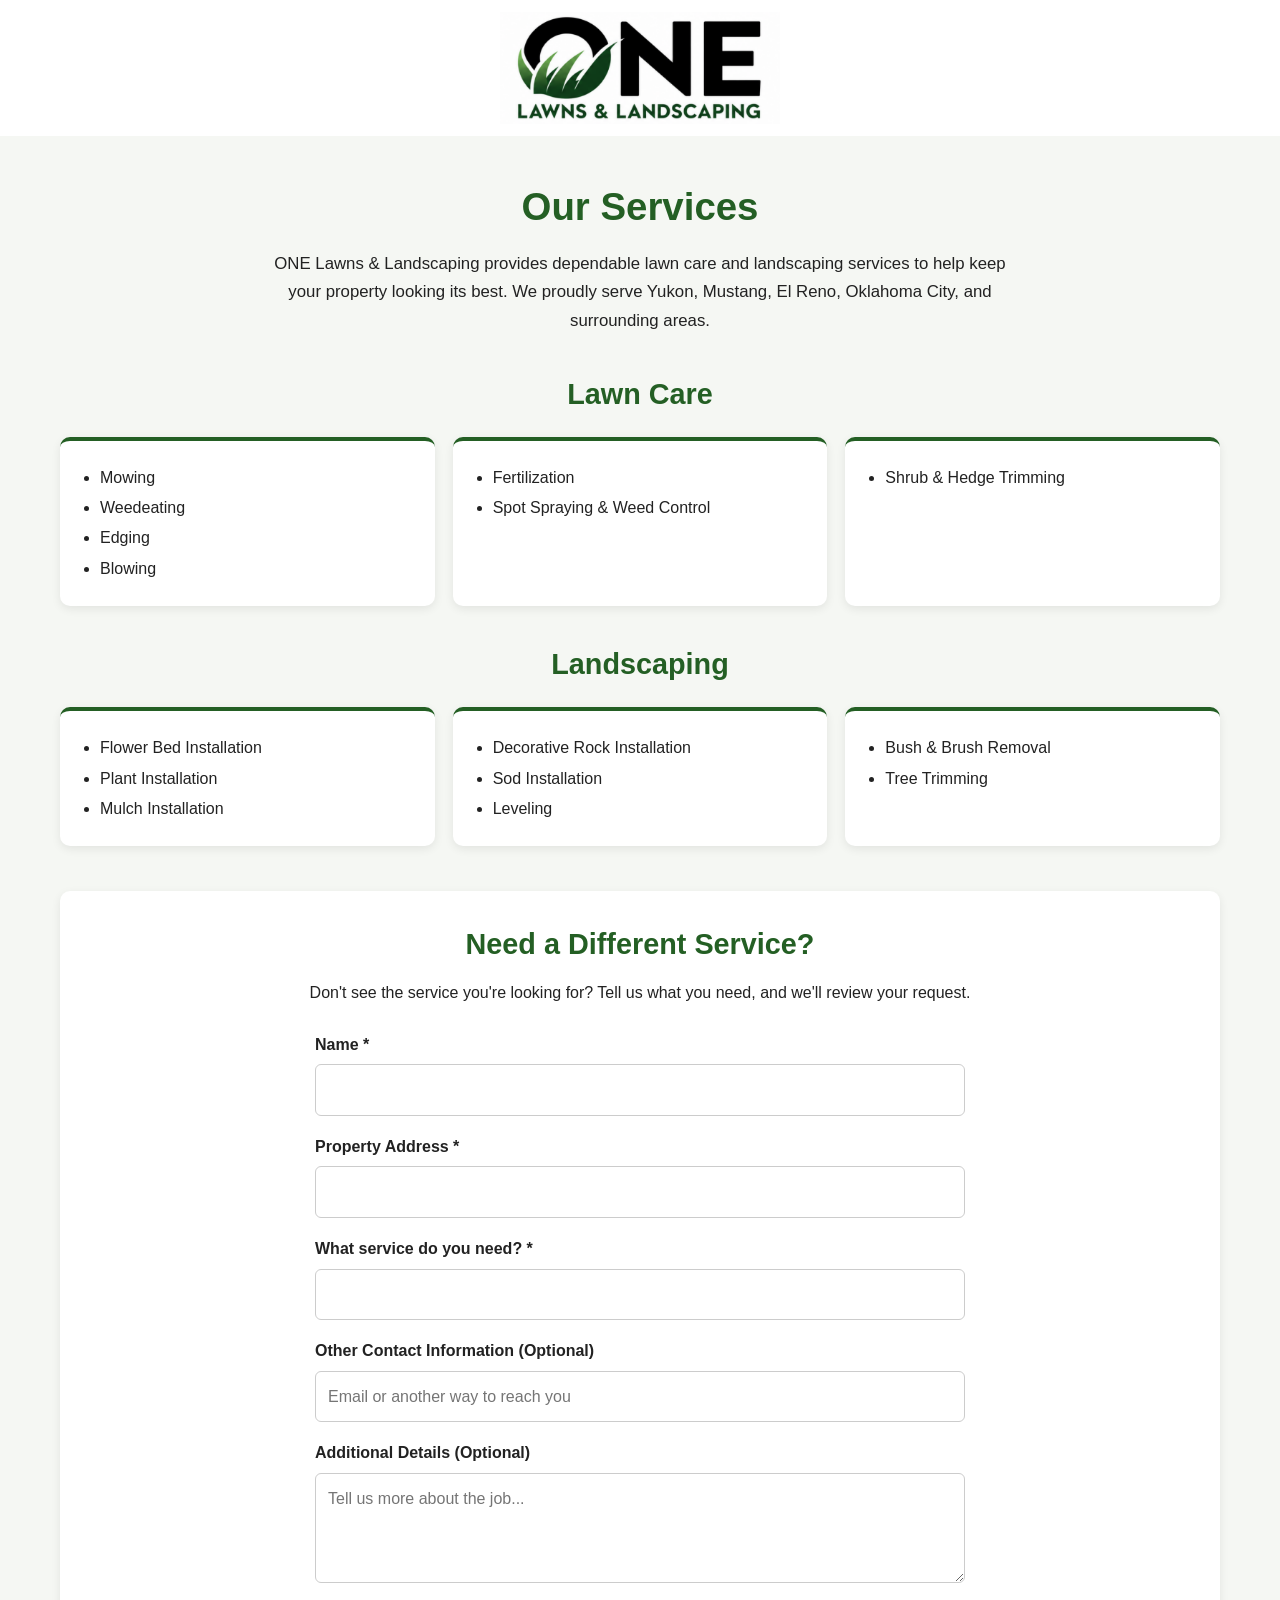
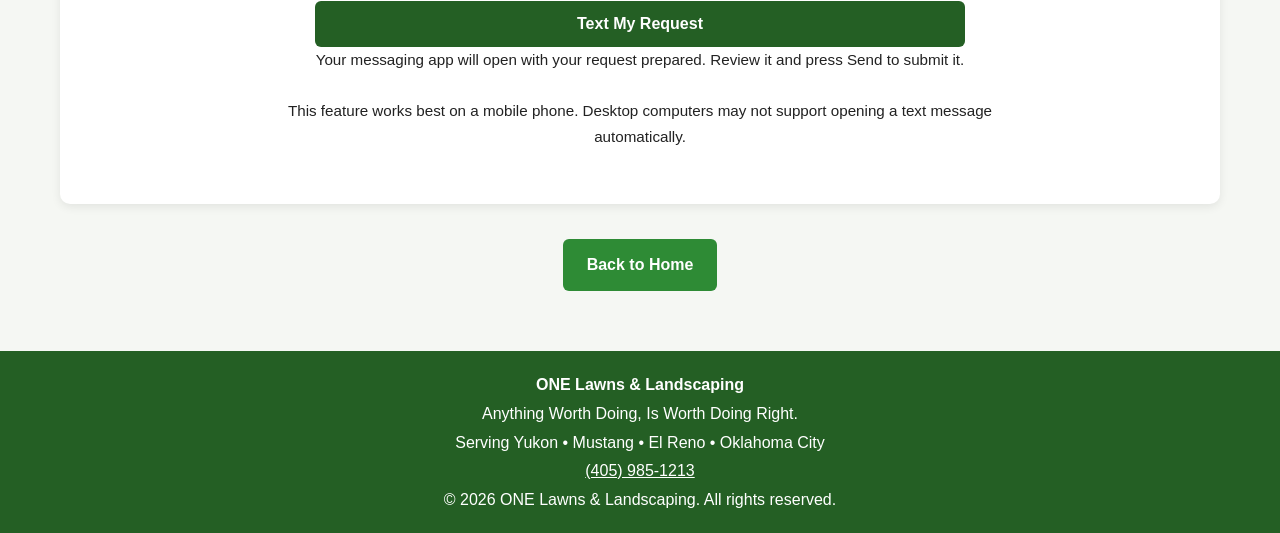
<file: services.html>
<!DOCTYPE html>
<html lang="en">
<head>
    <meta charset="UTF-8">
    <meta name="viewport" content="width=device-width, initial-scale=1.0">
    <title>Services | ONE Lawns & Landscaping</title>
    <link rel="stylesheet" href="style.css?v=3">

    <style>
        * {
            box-sizing: border-box;
        }

        html {
            min-height: 100%;
            background: #245f24;
        }

        body {
            min-height: 100vh;
            min-height: 100dvh;
            margin: 0;
            display: grid;
            grid-template-rows: auto 1fr auto;
            font-family: Arial, sans-serif;
            color: #222;
            background: #f5f7f3;
        }

        body > header.site-header {
            grid-row: 1;
            width: 100%;
        }

        main.services-page {
            grid-row: 2;
            width: 100%;
            max-width: 1200px;
            margin: 0 auto;
            padding: 40px 20px 60px;
        }

        .services-intro {
            text-align: center;
            margin-bottom: 35px;
        }

        .services-intro h1 {
            margin: 0 0 12px;
            color: #245f24;
            font-size: 2.4rem;
        }

        .services-intro p {
            max-width: 750px;
            margin: 0 auto;
            line-height: 1.7;
            font-size: 1.05rem;
        }

        .service-section {
            margin-bottom: 35px;
        }

        .service-section h2 {
            text-align: center;
            color: #245f24;
            font-size: 1.8rem;
            margin: 0 0 20px;
        }

        .service-grid {
            display: grid;
            grid-template-columns: repeat(3, minmax(0, 1fr));
            gap: 18px;
        }

        .service-card {
            background: #fff;
            border-radius: 10px;
            padding: 22px 20px;
            box-shadow: 0 3px 10px rgba(0, 0, 0, 0.08);
            border-top: 4px solid #245f24;
        }

        .service-card ul {
            margin: 0;
            padding-left: 20px;
            line-height: 1.9;
        }

        .request-section {
            margin-top: 45px;
            padding: 30px;
            background: #fff;
            border-radius: 10px;
            box-shadow: 0 3px 10px rgba(0, 0, 0, 0.08);
        }

        .request-section h2 {
            color: #245f24;
            text-align: center;
            margin: 0 0 12px;
            font-size: 1.8rem;
        }

        .request-section > p {
            text-align: center;
            line-height: 1.7;
            margin: 0 auto 25px;
            max-width: 750px;
        }

        .request-form {
            max-width: 650px;
            margin: 0 auto;
        }

        .form-group {
            margin-bottom: 18px;
        }

        .form-group label {
            display: block;
            margin-bottom: 7px;
            font-weight: bold;
        }

        .form-group input,
        .form-group textarea {
            display: block;
            width: 100%;
            padding: 12px;
            border: 1px solid #ccc;
            border-radius: 6px;
            font: inherit;
            background: #fff;
        }

        .form-group textarea {
            min-height: 110px;
            resize: vertical;
        }

        .request-button {
            display: block;
            width: 100%;
            padding: 14px 20px;
            border: none;
            border-radius: 6px;
            background: #245f24;
            color: #fff;
            font-size: 1rem;
            font-weight: bold;
            cursor: pointer;
        }

        .request-button:hover {
            background: #194719;
        }

        .form-note {
            text-align: center;
            margin: 18px auto 0;
            max-width: 650px;
            font-size: 0.95rem;
            line-height: 1.6;
        }

        .page-navigation {
            text-align: center;
            margin-top: 35px;
        }

        /* Green Back to Home button, without an arrow */
        .page-navigation a.page-back {
            display: inline-block;
            background: #2e8b35;
            color: #fff !important;
            font-weight: bold;
            text-decoration: none !important;
            padding: 14px 24px;
            border: none;
            border-radius: 6px;
            text-align: center;
            line-height: 1.5;
        }

        .page-navigation a.page-back:hover {
            background: #245f24;
            color: #fff !important;
            text-decoration: none !important;
        }

        .page-navigation a.page-back::before,
        .page-navigation a.page-back::after {
            content: none !important;
            display: none !important;
        }

        body > footer {
            grid-row: 3;
            position: static !important;
            align-self: end;
            width: 100%;
            margin: 0 !important;
            padding: 18px 15px;
            background: #245f24;
            color: #fff;
            text-align: center;
            line-height: 1.6;
        }

        body > footer p {
            margin: 3px 0;
        }

        body > footer a {
            color: #fff;
        }

        @media (max-width: 800px) {
            .service-grid {
                grid-template-columns: repeat(2, minmax(0, 1fr));
            }

            .services-intro h1 {
                font-size: 2rem;
            }
        }

        @media (max-width: 550px) {
            main.services-page {
                padding: 25px 15px 40px;
            }

            .service-grid {
                grid-template-columns: 1fr;
            }

            .request-section {
                padding: 22px 16px;
            }

            .services-intro h1 {
                font-size: 1.8rem;
            }
        }
    </style>
</head>

<body>

    <header class="site-header">
        <a href="index.html" class="header-logo-link">
            <img src="logo.png" alt="ONE Lawns & Landscaping" class="logo">
        </a>
    </header>

    <main class="services-page">

        <section class="services-intro">
            <h1>Our Services</h1>
            <p>
                ONE Lawns & Landscaping provides dependable lawn care and
                landscaping services to help keep your property looking its best.
                We proudly serve Yukon, Mustang, El Reno, Oklahoma City, and
                surrounding areas.
            </p>
        </section>

        <section class="service-section">
            <h2>Lawn Care</h2>

            <div class="service-grid">
                <div class="service-card">
                    <ul>
                        <li>Mowing</li>
                        <li>Weedeating</li>
                        <li>Edging</li>
                        <li>Blowing</li>
                    </ul>
                </div>

                <div class="service-card">
                    <ul>
                        <li>Fertilization</li>
                        <li>Spot Spraying &amp; Weed Control</li>
                    </ul>
                </div>

                <div class="service-card">
                    <ul>
                        <li>Shrub &amp; Hedge Trimming</li>
                    </ul>
                </div>
            </div>
        </section>

        <section class="service-section">
            <h2>Landscaping</h2>

            <div class="service-grid">
                <div class="service-card">
                    <ul>
                        <li>Flower Bed Installation</li>
                        <li>Plant Installation</li>
                        <li>Mulch Installation</li>
                    </ul>
                </div>

                <div class="service-card">
                    <ul>
                        <li>Decorative Rock Installation</li>
                        <li>Sod Installation</li>
                        <li>Leveling</li>
                    </ul>
                </div>

                <div class="service-card">
                    <ul>
                        <li>Bush &amp; Brush Removal</li>
                        <li>Tree Trimming</li>
                    </ul>
                </div>
            </div>
        </section>

        <section class="request-section">
            <h2>Need a Different Service?</h2>

            <p>
                Don't see the service you're looking for? Tell us what you need,
                and we'll review your request.
            </p>

            <form class="request-form" id="serviceRequestForm">

                <div class="form-group">
                    <label for="customerName">Name *</label>
                    <input type="text" id="customerName"
                           name="customerName" required>
                </div>

                <div class="form-group">
                    <label for="propertyAddress">Property Address *</label>
                    <input type="text" id="propertyAddress"
                           name="propertyAddress" required>
                </div>

                <div class="form-group">
                    <label for="requestedService">
                        What service do you need? *
                    </label>
                    <input type="text" id="requestedService"
                           name="requestedService" required>
                </div>

                <div class="form-group">
                    <label for="contactInfo">
                        Other Contact Information (Optional)
                    </label>
                    <input type="text" id="contactInfo"
                           name="contactInfo"
                           placeholder="Email or another way to reach you">
                </div>

                <div class="form-group">
                    <label for="additionalDetails">
                        Additional Details (Optional)
                    </label>
                    <textarea id="additionalDetails"
                              name="additionalDetails"
                              placeholder="Tell us more about the job..."></textarea>
                </div>

                <button type="submit" class="request-button">
                    Text My Request
                </button>

            </form>

            <p class="form-note">
                Your messaging app will open with your request prepared.
                Review it and press Send to submit it.
            </p>

            <p class="form-note">
                This feature works best on a mobile phone. Desktop computers
                may not support opening a text message automatically.
            </p>
        </section>

        <div class="page-navigation">
            <a href="index.html" class="page-back">Back to Home</a>
        </div>

    </main>

    <footer>
        <p><strong>ONE Lawns &amp; Landscaping</strong></p>
        <p>Anything Worth Doing, Is Worth Doing Right.</p>
        <p>Serving Yukon • Mustang • El Reno • Oklahoma City</p>
        <p><a href="tel:+14059851213">(405) 985-1213</a></p>
        <p>
            &copy; <span id="currentYear"></span>
            ONE Lawns &amp; Landscaping. All rights reserved.
        </p>
    </footer>

    <script>
        document.getElementById("currentYear").textContent =
            new Date().getFullYear();

        document.getElementById("serviceRequestForm").addEventListener(
            "submit",
            function (event) {
                event.preventDefault();

                const name =
                    document.getElementById("customerName").value.trim();

                const address =
                    document.getElementById("propertyAddress").value.trim();

                const service =
                    document.getElementById("requestedService").value.trim();

                const contact =
                    document.getElementById("contactInfo").value.trim();

                const details =
                    document.getElementById("additionalDetails").value.trim();

                let message =
                    "Unlisted Service Request - ONE Lawns & Landscaping\n\n" +
                    "Name: " + name + "\n" +
                    "Property Address: " + address + "\n" +
                    "Requested Service: " + service;

                if (contact) {
                    message += "\nOther Contact Information: " + contact;
                }

                if (details) {
                    message += "\nAdditional Details: " + details;
                }

                window.location.href =
                    "sms:+14059851213?body=" + encodeURIComponent(message);
            }
        );
    </script>

</body>
</html>
</file>
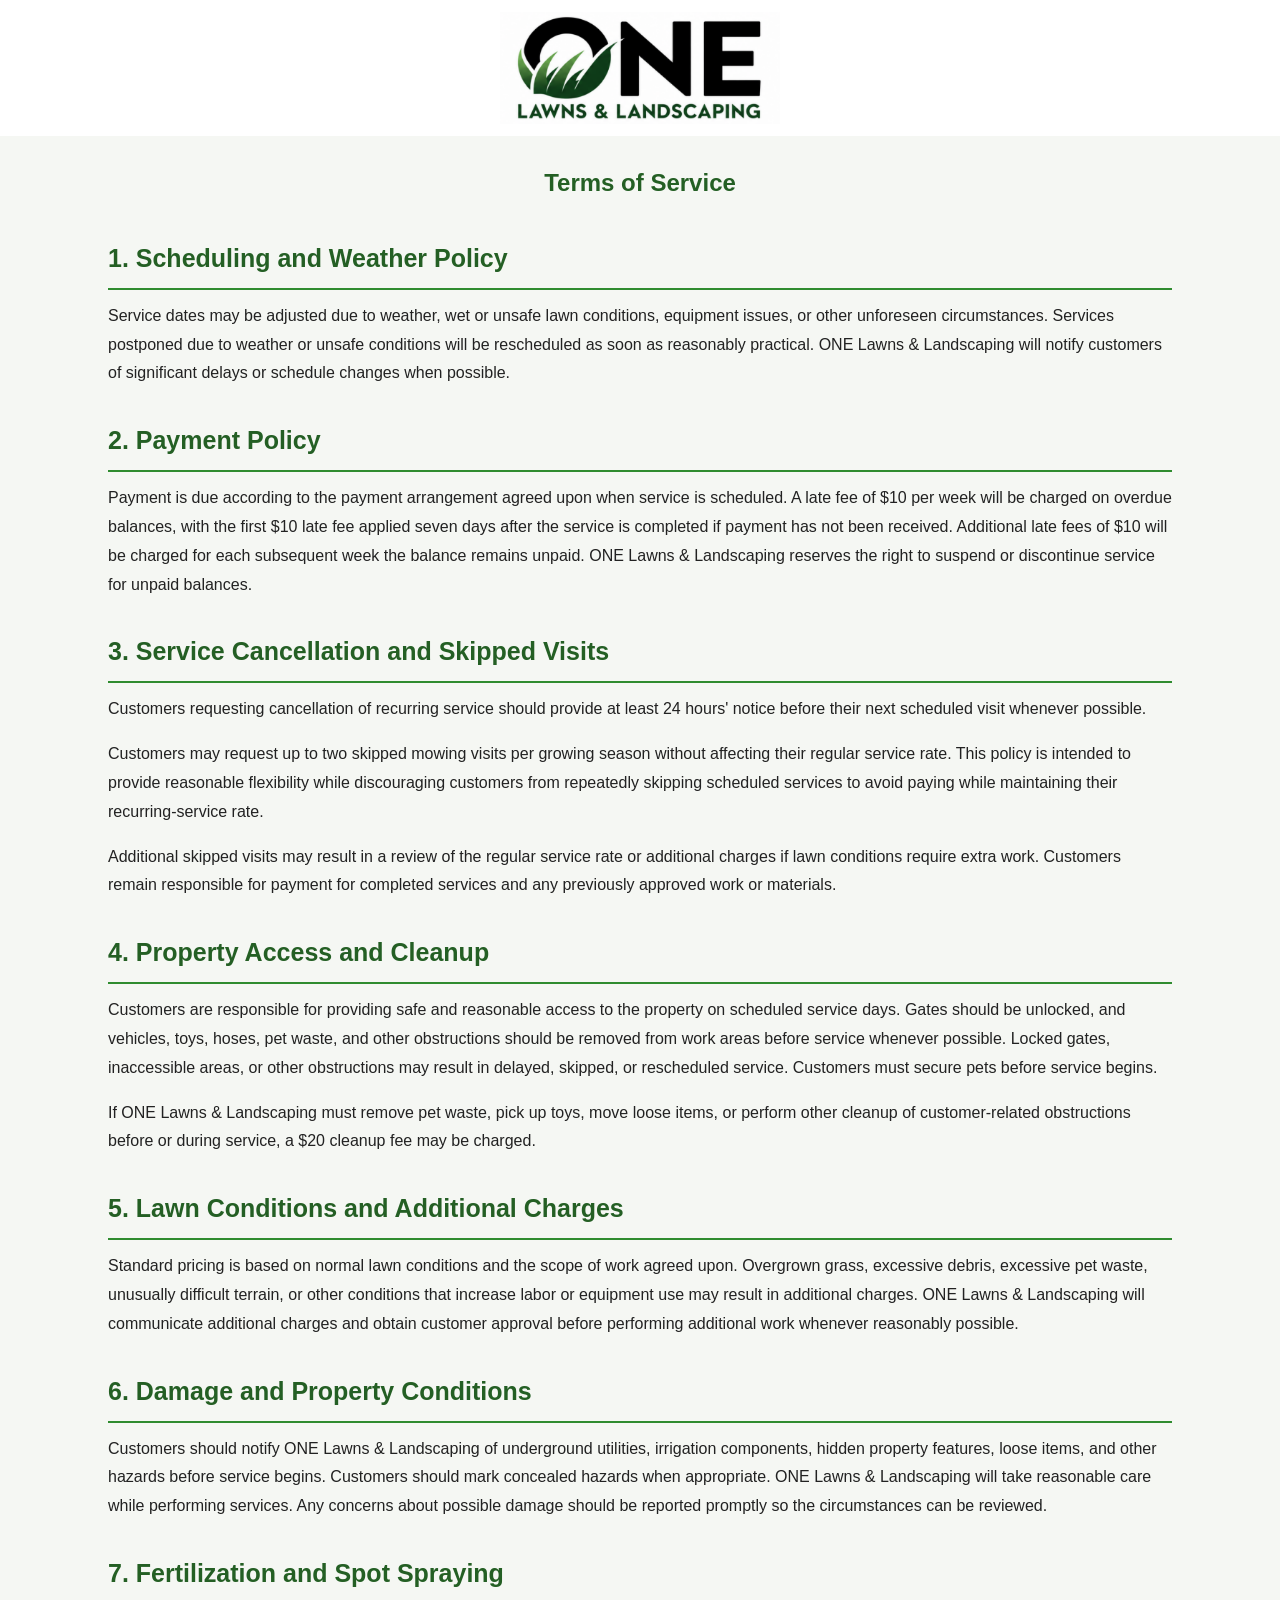
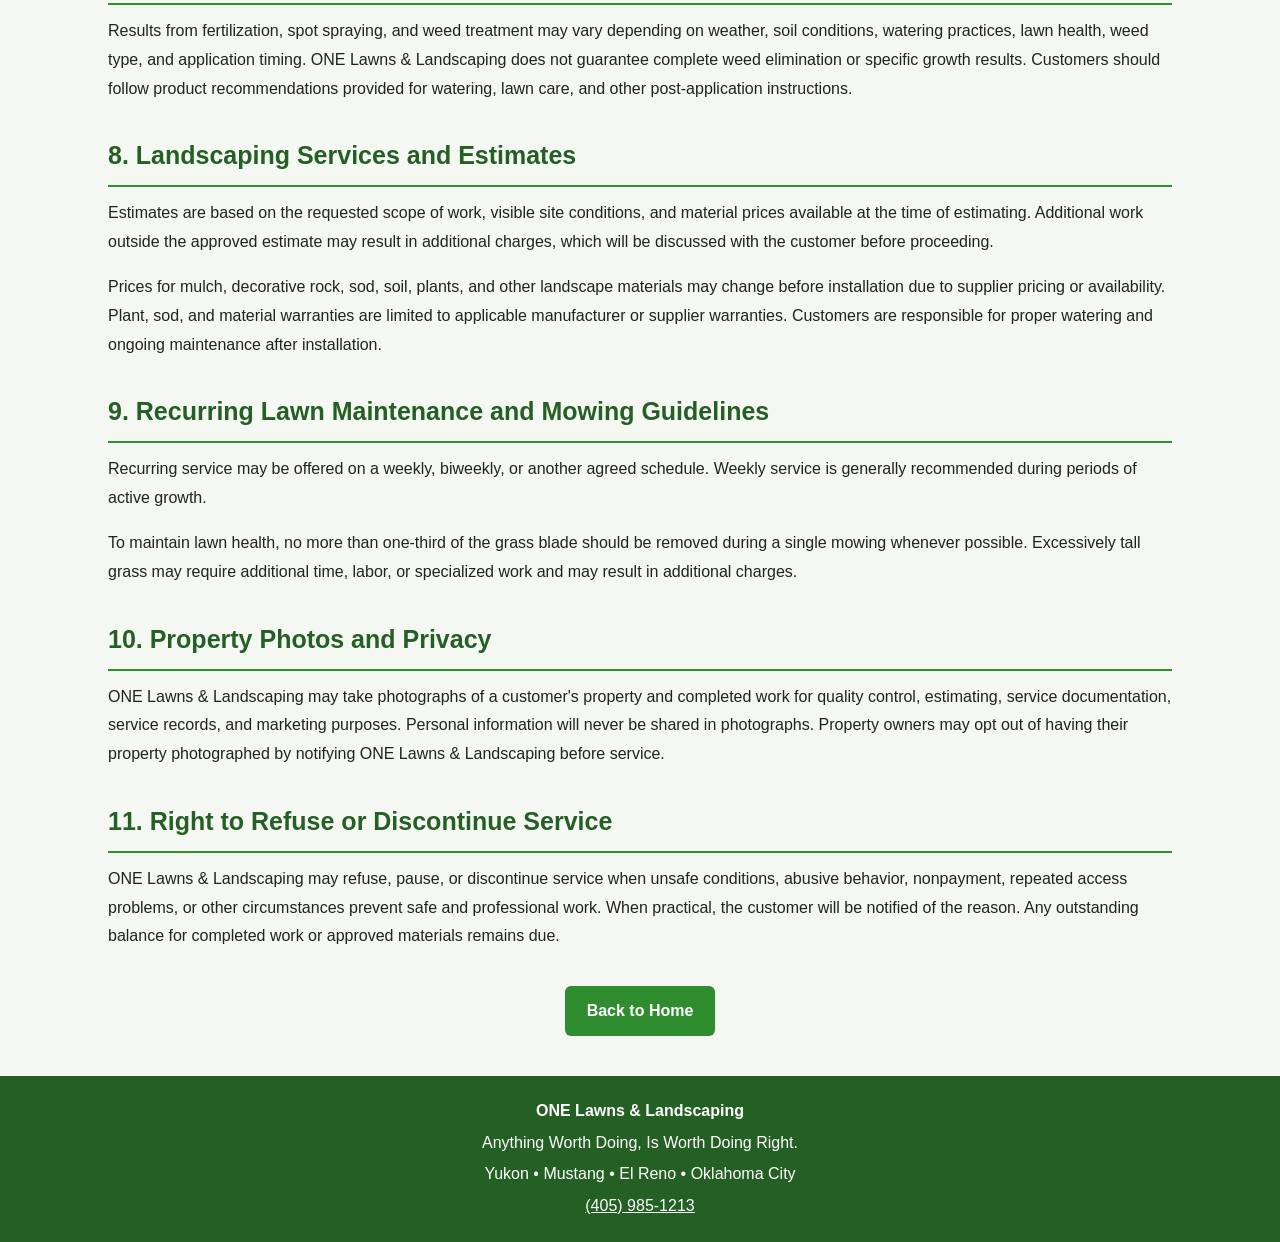
<file: terms.html>
<!DOCTYPE html>
<html lang="en">
<head>
    <meta charset="UTF-8">
    <meta name="viewport" content="width=device-width, initial-scale=1.0">
    <title>Terms of Service | ONE Lawns &amp; Landscaping</title>
    <link rel="stylesheet" href="style.css?v=3">

    <style>
        * {
            box-sizing: border-box;
        }

        html {
            min-height: 100%;
            background: #245f24;
        }

        body {
            min-height: 100vh;
            min-height: 100dvh;
            margin: 0;
            display: flex;
            flex-direction: column;
            font-family: Arial, Helvetica, sans-serif;
            color: #222;
            background: #f5f7f3;
        }

        main {
            width: 100%;
            max-width: 1100px;
            margin: 0 auto;
            padding: 28px 18px 40px;
            flex: 1 0 auto;
        }

        h2 {
            color: #245f24;
            text-align: center;
            margin-top: 0;
            margin-bottom: 35px;
        }

        h3 {
            color: #245f24;
            font-size: 25px;
            margin-top: 32px;
            margin-bottom: 12px;
            padding-bottom: 10px;
            border-bottom: 2px solid #2f8c2f;
        }

        p {
            font-size: 16px;
            line-height: 1.8;
            margin-top: 0;
            margin-bottom: 16px;
        }

        .page-back {
            display: block;
            width: fit-content;
            margin: 35px auto 0;
            padding: 12px 22px;
            border-radius: 6px;
            background: #2f8c2f;
            color: #fff;
            font-weight: bold;
            text-decoration: none;
        }

        .page-back:hover {
            background: #1f6b2a;
        }

        footer {
            flex-shrink: 0;
            width: 100%;
            margin-top: auto;
            padding: 18px 15px;
            background: #245f24;
            color: #fff;
            text-align: center;
            line-height: 1.6;
            box-sizing: border-box;
        }

        footer p {
            margin: 3px 0;
        }

        footer a,
        footer a:visited {
            color: #fff;
            text-decoration: underline;
        }

        @media (max-width: 600px) {
            main {
                padding: 22px 16px 32px;
            }

            h3 {
                font-size: 21px;
            }

            p {
                font-size: 15px;
            }
        }
    </style>
</head>

<body>

    <header class="site-header">
        <a href="index.html" class="header-logo-link">
            <img src="logo.png" alt="ONE Lawns &amp; Landscaping" class="logo">
        </a>
    </header>

    <main>
        <h2>Terms of Service</h2>

        <h3>1. Scheduling and Weather Policy</h3>
        <p>
            Service dates may be adjusted due to weather, wet or unsafe lawn conditions, equipment issues, or other unforeseen circumstances. Services postponed due to weather or unsafe conditions will be rescheduled as soon as reasonably practical. ONE Lawns &amp; Landscaping will notify customers of significant delays or schedule changes when possible.
        </p>

        <h3>2. Payment Policy</h3>
        <p>
            Payment is due according to the payment arrangement agreed upon when service is scheduled. A late fee of $10 per week will be charged on overdue balances, with the first $10 late fee applied seven days after the service is completed if payment has not been received. Additional late fees of $10 will be charged for each subsequent week the balance remains unpaid. ONE Lawns &amp; Landscaping reserves the right to suspend or discontinue service for unpaid balances.
        </p>

        <h3>3. Service Cancellation and Skipped Visits</h3>
        <p>
            Customers requesting cancellation of recurring service should provide at least 24 hours' notice before their next scheduled visit whenever possible.
        </p>
        <p>
            Customers may request up to two skipped mowing visits per growing season without affecting their regular service rate. This policy is intended to provide reasonable flexibility while discouraging customers from repeatedly skipping scheduled services to avoid paying while maintaining their recurring-service rate.
        </p>
        <p>
            Additional skipped visits may result in a review of the regular service rate or additional charges if lawn conditions require extra work. Customers remain responsible for payment for completed services and any previously approved work or materials.
        </p>

        <h3>4. Property Access and Cleanup</h3>
        <p>
            Customers are responsible for providing safe and reasonable access to the property on scheduled service days. Gates should be unlocked, and vehicles, toys, hoses, pet waste, and other obstructions should be removed from work areas before service whenever possible. Locked gates, inaccessible areas, or other obstructions may result in delayed, skipped, or rescheduled service. Customers must secure pets before service begins.
        </p>
        <p>
            If ONE Lawns &amp; Landscaping must remove pet waste, pick up toys, move loose items, or perform other cleanup of customer-related obstructions before or during service, a $20 cleanup fee may be charged.
        </p>

        <h3>5. Lawn Conditions and Additional Charges</h3>
        <p>
            Standard pricing is based on normal lawn conditions and the scope of work agreed upon. Overgrown grass, excessive debris, excessive pet waste, unusually difficult terrain, or other conditions that increase labor or equipment use may result in additional charges. ONE Lawns &amp; Landscaping will communicate additional charges and obtain customer approval before performing additional work whenever reasonably possible.
        </p>

        <h3>6. Damage and Property Conditions</h3>
        <p>
            Customers should notify ONE Lawns &amp; Landscaping of underground utilities, irrigation components, hidden property features, loose items, and other hazards before service begins. Customers should mark concealed hazards when appropriate. ONE Lawns &amp; Landscaping will take reasonable care while performing services. Any concerns about possible damage should be reported promptly so the circumstances can be reviewed.
        </p>

        <h3>7. Fertilization and Spot Spraying</h3>
        <p>
            Results from fertilization, spot spraying, and weed treatment may vary depending on weather, soil conditions, watering practices, lawn health, weed type, and application timing. ONE Lawns &amp; Landscaping does not guarantee complete weed elimination or specific growth results. Customers should follow product recommendations provided for watering, lawn care, and other post-application instructions.
        </p>

        <h3>8. Landscaping Services and Estimates</h3>
        <p>
            Estimates are based on the requested scope of work, visible site conditions, and material prices available at the time of estimating. Additional work outside the approved estimate may result in additional charges, which will be discussed with the customer before proceeding.
        </p>
        <p>
            Prices for mulch, decorative rock, sod, soil, plants, and other landscape materials may change before installation due to supplier pricing or availability. Plant, sod, and material warranties are limited to applicable manufacturer or supplier warranties. Customers are responsible for proper watering and ongoing maintenance after installation.
        </p>

        <h3>9. Recurring Lawn Maintenance and Mowing Guidelines</h3>
        <p>
            Recurring service may be offered on a weekly, biweekly, or another agreed schedule. Weekly service is generally recommended during periods of active growth.
        </p>
        <p>
            To maintain lawn health, no more than one-third of the grass blade should be removed during a single mowing whenever possible. Excessively tall grass may require additional time, labor, or specialized work and may result in additional charges.
        </p>

        <h3>10. Property Photos and Privacy</h3>
        <p>
            ONE Lawns &amp; Landscaping may take photographs of a customer's property and completed work for quality control, estimating, service documentation, service records, and marketing purposes. Personal information will never be shared in photographs. Property owners may opt out of having their property photographed by notifying ONE Lawns &amp; Landscaping before service.
        </p>

        <h3>11. Right to Refuse or Discontinue Service</h3>
        <p>
            ONE Lawns &amp; Landscaping may refuse, pause, or discontinue service when unsafe conditions, abusive behavior, nonpayment, repeated access problems, or other circumstances prevent safe and professional work. When practical, the customer will be notified of the reason. Any outstanding balance for completed work or approved materials remains due.
        </p>

        <a href="index.html" class="page-back">Back to Home</a>
    </main>

    <footer>
        <p><strong>ONE Lawns &amp; Landscaping</strong></p>
        <p>Anything Worth Doing, Is Worth Doing Right.</p>
        <p>Yukon • Mustang • El Reno • Oklahoma City</p>
        <p><a href="tel:+14059851213">(405) 985-1213</a></p>
    </footer>

</body>
</html>
</file>
<file: style.css>
:root {
    --one-green: #2f8c2f;
    --one-dark-green: #1f6b2a;
    --one-light: #f5f5f5;
    --one-white: #ffffff;
    --one-black: #111111;
    --one-border: #dddddd;
}

* {
    margin: 0;
    padding: 0;
    box-sizing: border-box;
}

html {
    scroll-behavior: smooth;
}

body {
    font-family: Arial, Helvetica, sans-serif;
    background: var(--one-light);
    color: var(--one-black);
    line-height: 1.6;
}

img {
    max-width: 100%;
}

a {
    -webkit-tap-highlight-color: transparent;
}

/* HEADER */

.site-header {
    display: flex;
    align-items: center;
    justify-content: center;
    min-height: 130px;
    padding: 12px 20px;
    background: #ffffff;
}

.header-logo-link {
    display: block;
    line-height: 0;
}

.logo {
    display: block;
    width: 280px;
    max-width: 100%;
    height: auto;
}

/* HERO */

.hero {
    position: relative;
    width: 100%;
    height: clamp(420px, 46vw, 600px);
    overflow: hidden;
    background: #222222;
    text-align: center;
}

.hero-image {
    position: absolute;
    inset: 0;
    z-index: 0;
    display: block;
    width: 100%;
    height: 100%;
    max-width: none;
    object-fit: cover;
    object-position: center;
}

.hero-shade {
    position: absolute;
    inset: 0;
    z-index: 1;
    background: rgba(0, 0, 0, 0.35);
}

.hero-overlay {
    position: absolute;
    inset: 0;
    z-index: 2;
    display: flex;
    flex-direction: column;
    align-items: center;
    justify-content: center;
    width: 100%;
    height: 100%;
    padding: 25px;
    color: #ffffff;
    text-shadow: 0 2px 5px rgba(0, 0, 0, 0.85);
}

.hero h1 {
    max-width: 1100px;
    margin-bottom: 16px;
    color: #ffffff;
    font-size: clamp(27px, 4vw, 48px);
    line-height: 1.25;
    font-style: italic;
}

.hero h2 {
    margin-bottom: 20px;
    font-size: clamp(17px, 2.2vw, 28px);
    line-height: 1.3;
}

.phone {
    display: inline-block;
    margin-bottom: 15px;
    padding: 14px 28px;
    border-radius: 8px;
    background: var(--one-green);
    color: #ffffff;
    font-size: clamp(24px, 2.7vw, 32px);
    font-weight: bold;
    text-decoration: none;
    text-shadow: none;
    transition: background 0.2s ease;
}

.phone:hover {
    background: var(--one-dark-green);
}

.service-area {
    color: #ffffff;
    font-size: 18px;
}

/* NAVIGATION CARDS */

.navigation-section {
    padding: 40px 20px 50px;
    background: #ffffff;
}

.navigation-cards {
    display: grid;
    grid-template-columns: repeat(2, minmax(0, 1fr));
    gap: 20px;
    max-width: 1200px;
    margin: 0 auto;
}

/* Large, clickable cards */

.navigation-card {
    position: relative;
    display: flex;
    align-items: center;
    justify-content: center;
    width: 100%;
    height: 220px;
    padding: 15px;
    border: 1px solid var(--one-border);
    border-top: 6px solid var(--one-green);
    border-radius: 8px;
    background: var(--one-light);
    text-decoration: none;
    text-align: center;
    transition:
        transform 0.2s ease,
        box-shadow 0.2s ease,
        background 0.2s ease;
}

.navigation-card:hover {
    transform: translateY(-3px);
    background: #ffffff;
    box-shadow: 0 6px 16px rgba(0, 0, 0, 0.10);
}

/* Every title is identical in size and centered */

.card-title {
    display: block;
    width: 100%;
    color: var(--one-dark-green);
    font-size: 34px;
    font-weight: bold;
    line-height: 1.3;
    text-align: center;
}

/* Fifth card centered below the first four */

.terms-card {
    grid-column: 1 / -1;
    width: calc(50% - 10px);
    justify-self: center;
}

/* FOCUS */

.navigation-card:focus-visible,
.phone:focus-visible {
    outline: 3px solid var(--one-dark-green);
    outline-offset: 4px;
}

/* TABLET */

@media (max-width: 900px) {
    .site-header {
        min-height: 115px;
    }

    .logo {
        width: 250px;
    }

    .hero {
        height: 460px;
    }

    .navigation-cards {
        gap: 16px;
    }

    .navigation-card {
        height: 190px;
    }

    .card-title {
        font-size: 30px;
    }
}

/* MOBILE */

@media (max-width: 600px) {
    .site-header {
        min-height: auto;
        padding: 15px;
    }

    .logo {
        width: 240px;
    }

    .hero {
        height: 440px;
    }

    .hero-overlay {
        padding: 20px 15px;
    }

    .hero h1 {
        font-size: 27px;
    }

    .hero h2 {
        margin-bottom: 16px;
        font-size: 18px;
    }

    .phone {
        padding: 12px 22px;
        font-size: 25px;
    }

    .service-area {
        font-size: 15px;
    }

    .navigation-section {
        padding: 30px 15px 40px;
    }

    .navigation-cards {
        grid-template-columns: 1fr;
        gap: 16px;
    }

    .navigation-card {
        height: 150px;
    }

    .card-title {
        font-size: 26px;
    }

    .terms-card {
        grid-column: auto;
        width: 100%;
        justify-self: stretch;
    }
}

/* EXTRA-SMALL PHONES */

@media (max-width: 360px) {
    .logo {
        width: 210px;
    }

    .hero {
        height: 410px;
    }

    .hero h1 {
        font-size: 24px;
    }

    .phone {
        padding: 10px 16px;
        font-size: 22px;
    }

    .card-title {
        font-size: 23px;
    }
}
</file>
